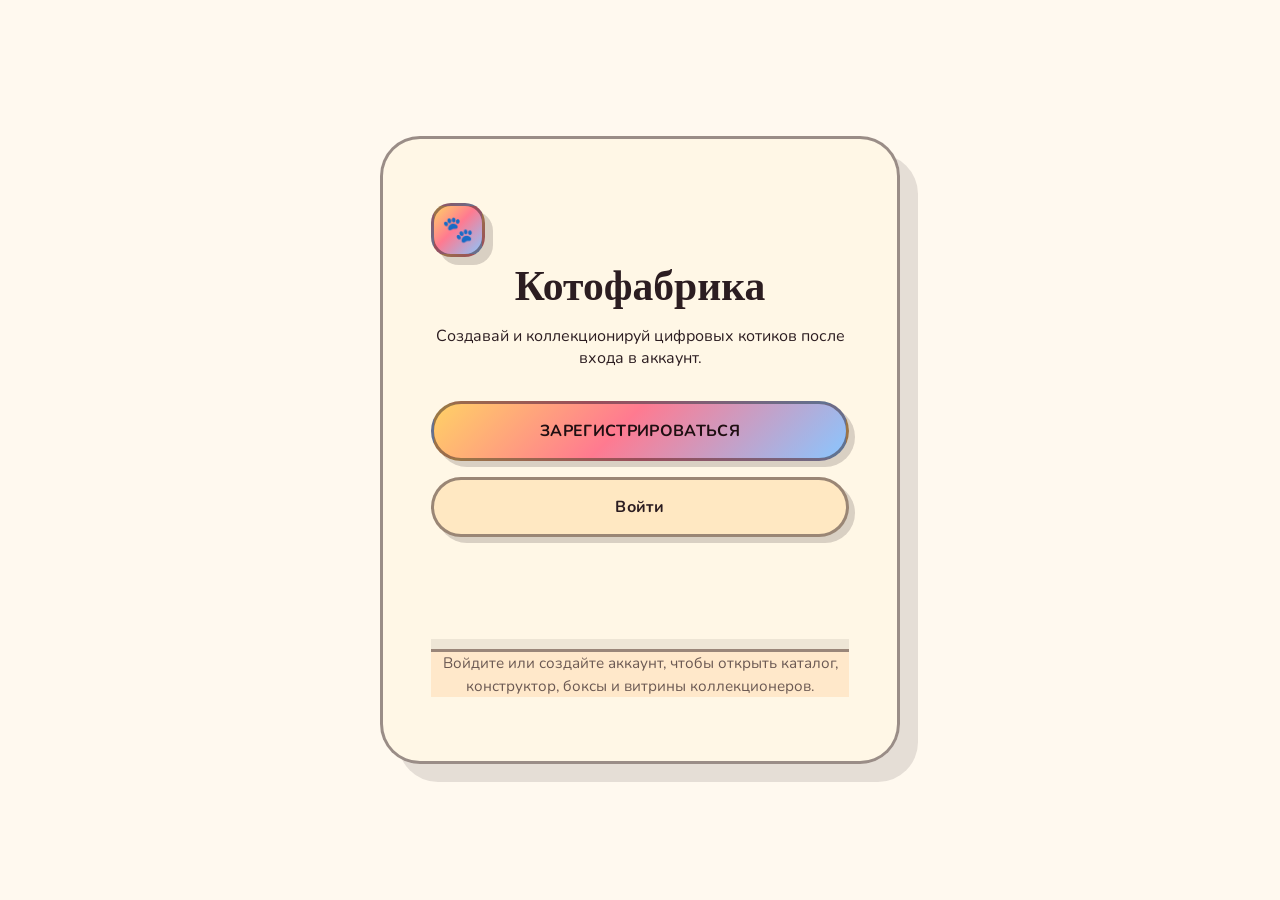
<file: index.html>
<!DOCTYPE html>
<html lang="ru">
  <head>
    <meta charset="UTF-8" />
    <meta name="viewport" content="width=device-width, initial-scale=1.0" />
    <title>Котофабрика — вход для коллекционеров</title>
    <link rel="stylesheet" href="styles/main.css" />
  </head>
  <body class="landing">
    <main class="landing__inner">
      <div class="landing__brand">
        <span class="brand-icon">🐾</span>
        <h1>Котофабрика</h1>
        <p>Создавай и коллекционируй цифровых котиков после входа в аккаунт.</p>
      </div>
      <div class="landing__actions">
        <a class="primary-btn" href="register.html">Зарегистрироваться</a>
        <a class="secondary-btn" href="login.html">Войти</a>
      </div>
      <footer class="landing__footer text-muted">
        <p>
          Войдите или создайте аккаунт, чтобы открыть каталог, конструктор, боксы и витрины
          коллекционеров.
        </p>
      </footer>
    </main>
  </body>
</html>
</file>
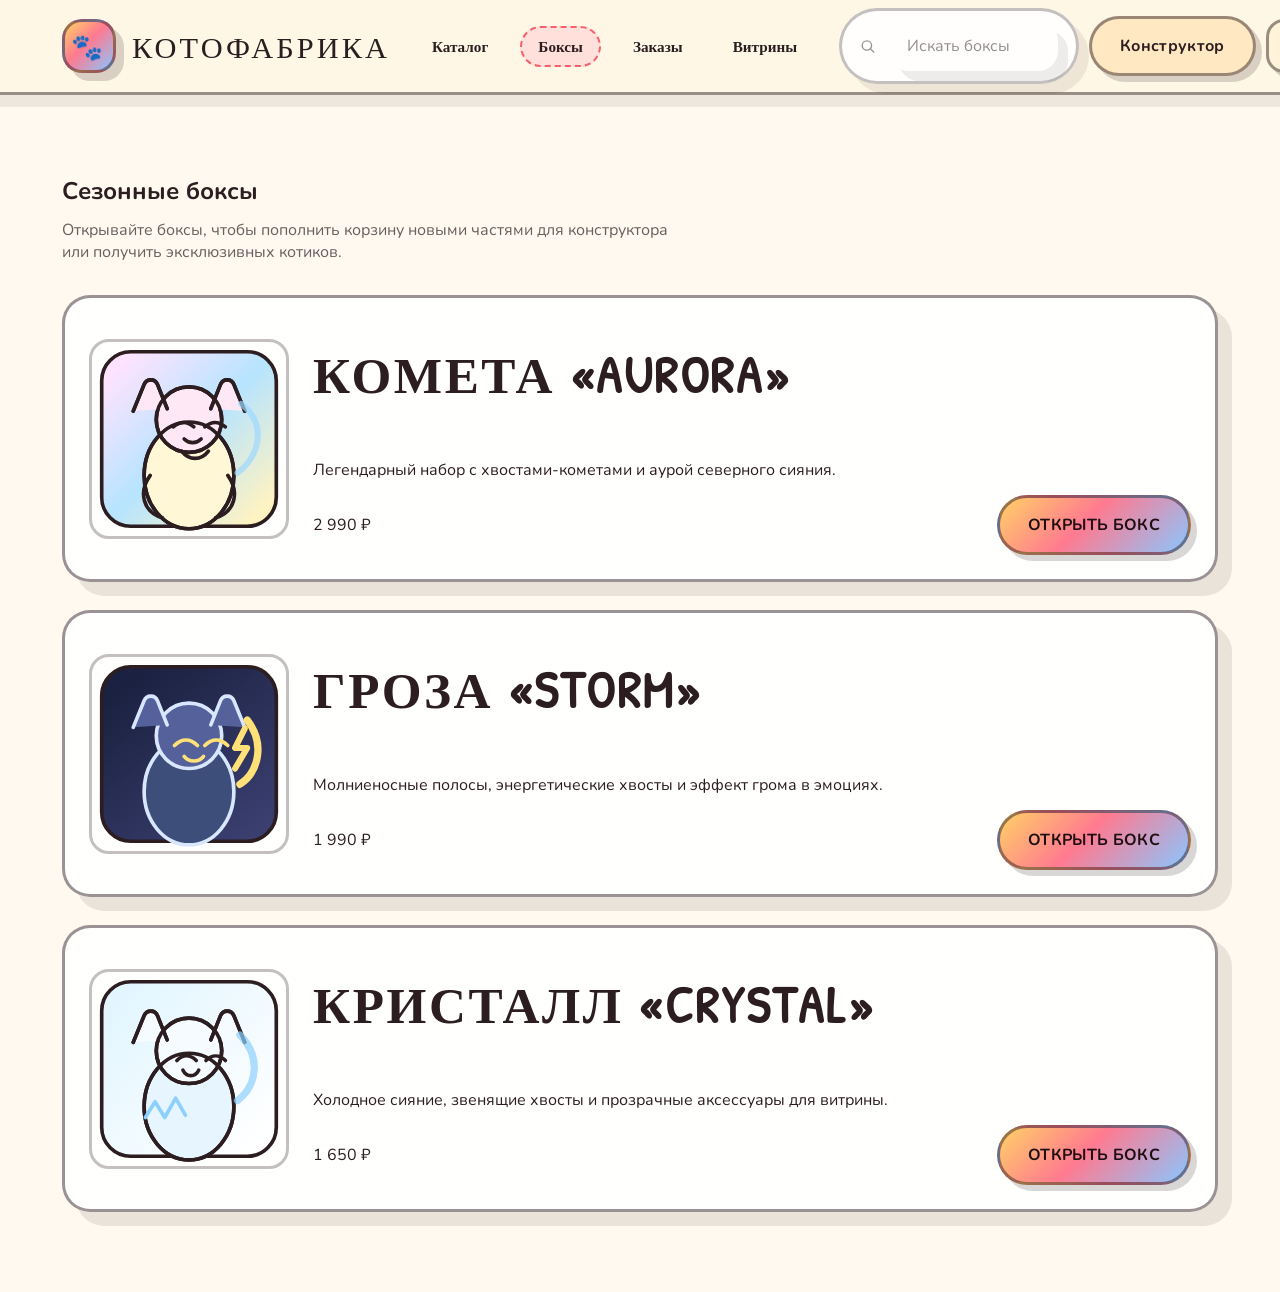
<file: boxes.html>
<!DOCTYPE html>
<html lang="ru">
  <head>
    <meta charset="UTF-8" />
    <meta name="viewport" content="width=device-width, initial-scale=1.0" />
    <title>Боксы — Котофабрика</title>
    <link rel="stylesheet" href="styles/main.css" />
  </head>
  <body class="app">
    <header class="app-header">
      <div class="container app-header__inner">
        <a class="brand" href="catalog.html"><span class="brand-icon">🐾</span>Котофабрика</a>
        <nav class="app-header__nav" aria-label="Основная навигация">
          <a class="app-header__link" href="catalog.html">Каталог</a>
          <a class="app-header__link app-header__link--active" href="boxes.html">Боксы</a>
          <a class="app-header__link" href="orders.html">Заказы</a>
          <a class="app-header__link" href="community.html">Витрины</a>
        </nav>
        <div class="app-header__actions">
          <label class="search-bar" aria-label="Поиск по боксам">
            <svg width="18" height="18" viewBox="0 0 20 20" fill="none" xmlns="http://www.w3.org/2000/svg" aria-hidden="true">
              <path d="M9.333 15.667a6.333 6.333 0 1 0 0-12.667 6.333 6.333 0 0 0 0 12.667Zm5.334-1.334 4 4" stroke="currentColor" stroke-width="1.8" stroke-linecap="round" />
            </svg>
            <input type="search" placeholder="Искать боксы" />
          </label>
          <a class="secondary-btn" href="builder.html">Конструктор</a>
          <a class="ghost-btn" href="cart.html" aria-label="Корзина">🛒</a>
          <a class="ghost-btn" href="profile.html" aria-label="Профиль">👤</a>
        </div>
      </div>
    </header>

    <main>
      <section class="section">
        <div class="container">
          <div class="section-header">
            <h1>Сезонные боксы</h1>
            <p class="text-muted">
              Открывайте боксы, чтобы пополнить корзину новыми частями для конструктора или получить
              эксклюзивных котиков.
            </p>
          </div>

          <div class="boxes-grid">
            <article class="box-card">
              <img src="images/cat-card-aurora.svg" alt="Сезонный бокс Aurora" />
              <div class="box-card__content">
                <h2>Комета «Aurora»</h2>
                <p>Легендарный набор с хвостами-кометами и аурой северного сияния.</p>
                <div class="box-card__meta">
                  <span>2 990 ₽</span>
                  <button class="primary-btn" type="button">Открыть бокс</button>
                </div>
              </div>
            </article>

            <article class="box-card">
              <img src="images/cat-card-storm.svg" alt="Сезонный бокс Storm" />
              <div class="box-card__content">
                <h2>Гроза «Storm»</h2>
                <p>Молниеносные полосы, энергетические хвосты и эффект грома в эмоциях.</p>
                <div class="box-card__meta">
                  <span>1 990 ₽</span>
                  <button class="primary-btn" type="button">Открыть бокс</button>
                </div>
              </div>
            </article>

            <article class="box-card">
              <img src="images/cat-card-crystal.svg" alt="Сезонный бокс Crystal" />
              <div class="box-card__content">
                <h2>Кристалл «Crystal»</h2>
                <p>Холодное сияние, звенящие хвосты и прозрачные аксессуары для витрины.</p>
                <div class="box-card__meta">
                  <span>1 650 ₽</span>
                  <button class="primary-btn" type="button">Открыть бокс</button>
                </div>
              </div>
            </article>
          </div>
        </div>
      </section>
    </main>

    <script src="scripts/main.js"></script>
  </body>
</html>
</file>
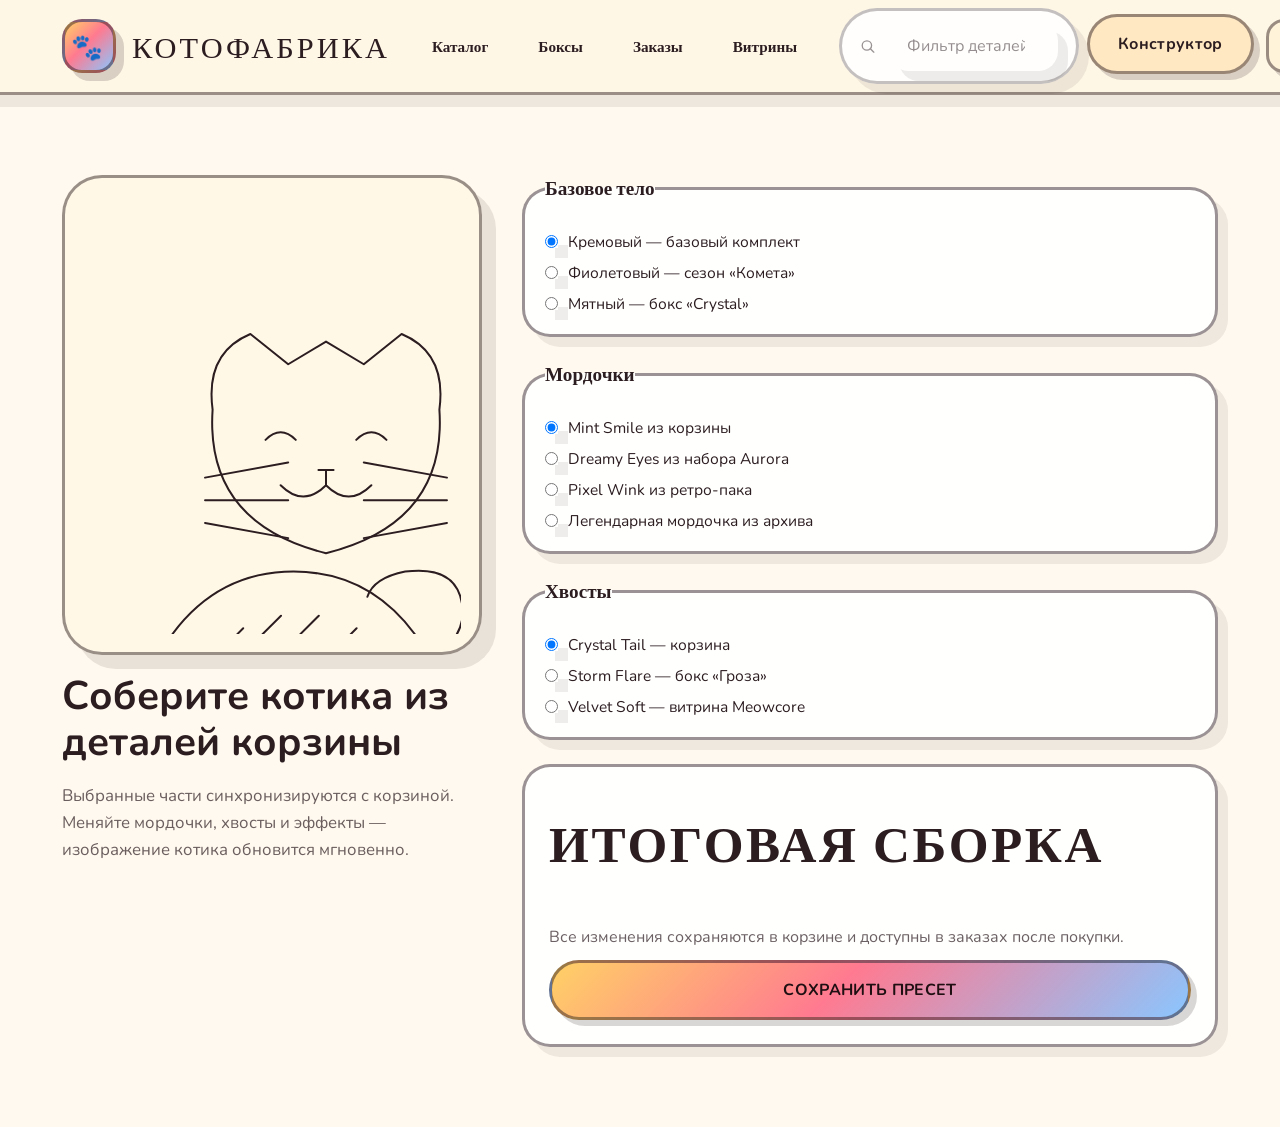
<file: builder.html>
<!DOCTYPE html>
<html lang="ru">
  <head>
    <meta charset="UTF-8" />
    <meta name="viewport" content="width=device-width, initial-scale=1.0" />
    <title>Конструктор котиков — Котофабрика</title>
    <link rel="stylesheet" href="styles/main.css" />
  </head>
  <body class="app builder-page">
    <header class="app-header">
      <div class="container app-header__inner">
        <a class="brand" href="catalog.html"><span class="brand-icon">🐾</span>Котофабрика</a>
        <nav class="app-header__nav" aria-label="Основная навигация">
          <a class="app-header__link" href="catalog.html">Каталог</a>
          <a class="app-header__link" href="boxes.html">Боксы</a>
          <a class="app-header__link" href="orders.html">Заказы</a>
          <a class="app-header__link" href="community.html">Витрины</a>
        </nav>
        <div class="app-header__actions">
          <label class="search-bar" aria-label="Поиск деталей">
            <svg width="18" height="18" viewBox="0 0 20 20" fill="none" xmlns="http://www.w3.org/2000/svg" aria-hidden="true">
              <path d="M9.333 15.667a6.333 6.333 0 1 0 0-12.667 6.333 6.333 0 0 0 0 12.667Zm5.334-1.334 4 4" stroke="currentColor" stroke-width="1.8" stroke-linecap="round" />
            </svg>
            <input type="search" placeholder="Фильтр деталей" />
          </label>
          <a class="secondary-btn secondary-btn--active" href="builder.html">Конструктор</a>
          <a class="ghost-btn" href="cart.html" aria-label="Корзина">🛒</a>
          <a class="ghost-btn" href="profile.html" aria-label="Профиль">👤</a>
        </div>
      </div>
    </header>

    <main>
      <section class="section">
        <div class="container builder-layout">
          <div class="builder-preview">
            <figure class="builder-stage" role="img" aria-label="Превью котика">
              <div class="builder-stage__frame">
                <svg class="builder-canvas" viewBox="0 0 140 160" aria-hidden="true">
                  <g class="builder-tail" transform="translate(12,72)">
                    <use id="builder-tail" href="images/cats-sprite.svg#tail-1" class="sketch"></use>
                  </g>
                  <g class="builder-body" transform="translate(8,72)">
                    <use id="builder-body" href="images/cats-sprite.svg#body-1" class="sketch"></use>
                    <use id="builder-pattern" href="images/cats-sprite.svg#stripes" class="sketch"></use>
                  </g>
                  <g class="builder-face" transform="translate(20,12)">
                    <use id="builder-head" href="images/cats-sprite.svg#head-1" class="sketch"></use>
                    <use id="builder-eyes" href="images/cats-sprite.svg#eyes-1" class="sketch"></use>
                    <use id="builder-muzzle" href="images/cats-sprite.svg#muzzle-1" class="sketch"></use>
                    <use id="builder-whiskers" href="images/cats-sprite.svg#whisk-1" class="sketch"></use>
                    <image
                      id="builder-face-legend"
                      data-face-image="legend"
                      href="images/builder-face-legend.svg"
                      width="100"
                      height="100"
                      preserveAspectRatio="xMidYMid meet"
                      style="display: none"
                    ></image>
                  </g>
                </svg>
              </div>
            </figure>
            <h1 class="builder-title">Соберите котика из деталей корзины</h1>
            <p class="builder-description text-muted">
              Выбранные части синхронизируются с корзиной. Меняйте мордочки, хвосты и эффекты — изображение
              котика обновится мгновенно.
            </p>
          </div>

          <form class="builder-controls" aria-label="Доступные детали из корзины">
            <fieldset class="builder-group" data-part="body">
              <legend>Базовое тело</legend>
              <label>
                <input type="radio" name="body" value="cream" checked /> Кремовый — базовый комплект
              </label>
              <label>
                <input type="radio" name="body" value="violet" /> Фиолетовый — сезон «Комета»
              </label>
              <label>
                <input type="radio" name="body" value="mint" /> Мятный — бокс «Crystal»
              </label>
            </fieldset>

            <fieldset class="builder-group" data-part="face">
              <legend>Мордочки</legend>
              <label>
                <input type="radio" name="face" value="smile" checked /> Mint Smile из корзины
              </label>
              <label>
                <input type="radio" name="face" value="dream" /> Dreamy Eyes из набора Aurora
              </label>
              <label>
                <input type="radio" name="face" value="pixel" /> Pixel Wink из ретро-пака
              </label>
              <label>
                <input type="radio" name="face" value="legend" /> Легендарная мордочка из архива
              </label>
            </fieldset>

            <fieldset class="builder-group" data-part="tail">
              <legend>Хвосты</legend>
              <label>
                <input type="radio" name="tail" value="classic" checked /> Crystal Tail — корзина
              </label>
              <label>
                <input type="radio" name="tail" value="flare" /> Storm Flare — бокс «Гроза»
              </label>
              <label>
                <input type="radio" name="tail" value="soft" /> Velvet Soft — витрина Meowcore
              </label>
            </fieldset>

            <div class="builder-summary">
              <h2>Итоговая сборка</h2>
              <p class="text-muted">Все изменения сохраняются в корзине и доступны в заказах после покупки.</p>
              <button class="primary-btn" type="submit">Сохранить пресет</button>
            </div>
          </form>
        </div>
      </section>
    </main>

    <script src="scripts/main.js"></script>
  </body>
</html>
</file>
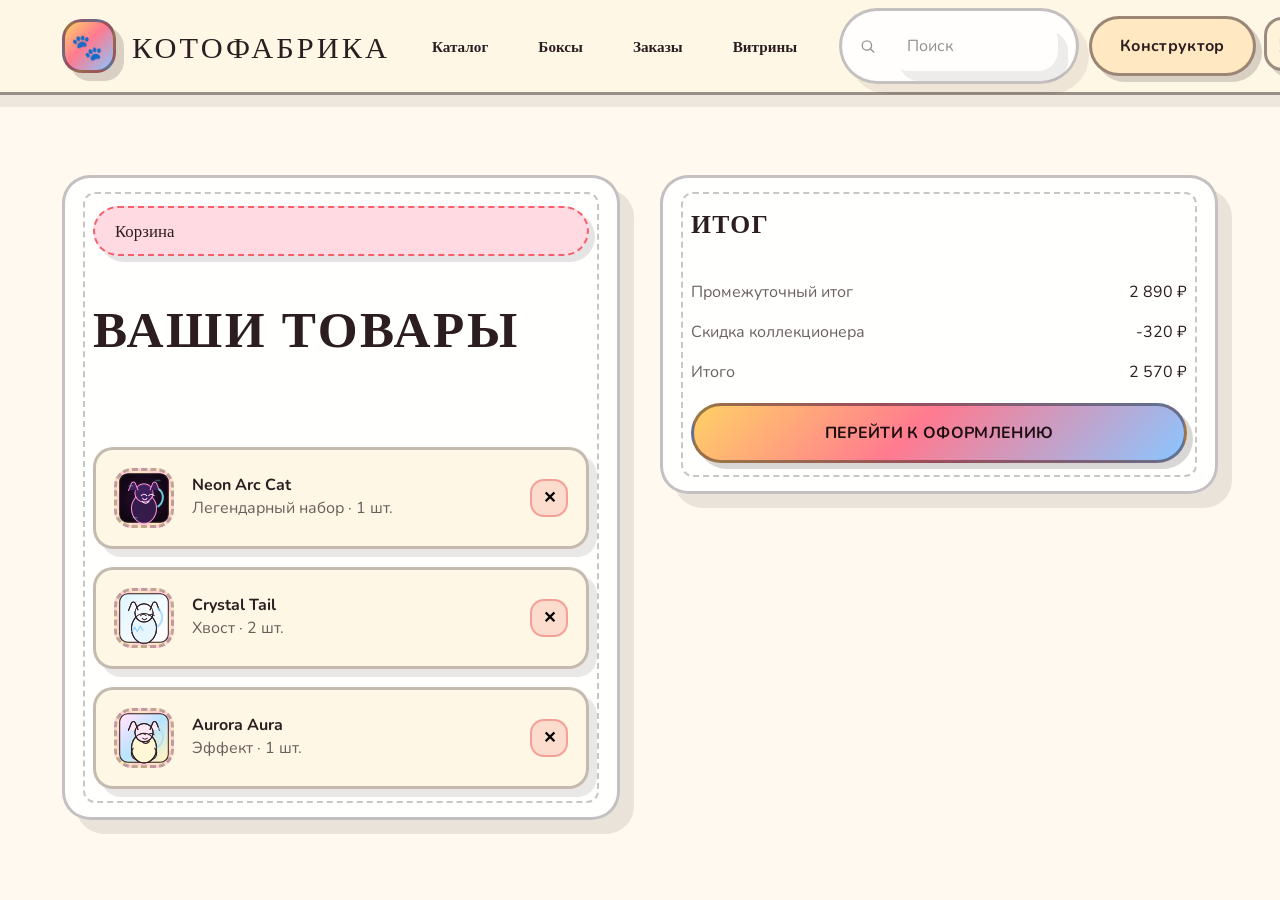
<file: cart.html>
<!DOCTYPE html>
<html lang="ru">
  <head>
    <meta charset="UTF-8" />
    <meta name="viewport" content="width=device-width, initial-scale=1.0" />
    <title>Корзина — Котофабрика</title>
    <link rel="stylesheet" href="styles/main.css" />
  </head>
  <body class="app">
    <header class="app-header">
      <div class="container app-header__inner">
        <a class="brand" href="catalog.html"><span class="brand-icon">🐾</span>Котофабрика</a>
        <nav class="app-header__nav" aria-label="Основная навигация">
          <a class="app-header__link" href="catalog.html">Каталог</a>
          <a class="app-header__link" href="boxes.html">Боксы</a>
          <a class="app-header__link" href="orders.html">Заказы</a>
          <a class="app-header__link" href="community.html">Витрины</a>
        </nav>
        <div class="app-header__actions">
          <label class="search-bar" aria-label="Поиск по корзине">
            <svg width="18" height="18" viewBox="0 0 20 20" fill="none" xmlns="http://www.w3.org/2000/svg" aria-hidden="true">
              <path d="M9.333 15.667a6.333 6.333 0 1 0 0-12.667 6.333 6.333 0 0 0 0 12.667Zm5.334-1.334 4 4" stroke="currentColor" stroke-width="1.8" stroke-linecap="round" />
            </svg>
            <input type="search" placeholder="Поиск" />
          </label>
          <a class="secondary-btn" href="builder.html">Конструктор</a>
          <a class="ghost-btn ghost-btn--active" href="cart.html" aria-label="Корзина">🛒</a>
          <a class="ghost-btn" href="profile.html" aria-label="Профиль">👤</a>
        </div>
      </div>
    </header>

    <main class="section">
      <div class="container split-layout">
        <div class="panel">
          <span class="tag">Корзина</span>
          <h2>Ваши товары</h2>
          <div class="checkout-list" style="margin-top:28px;">
            <div class="checkout-item">
              <img class="checkout-thumb" src="images/cat-card-glow.svg" alt="Neon Arc Cat" />
              <div>
                <h4>Neon Arc Cat</h4>
                <p class="text-muted">Легендарный набор · 1 шт.</p>
              </div>
              <button class="remove-btn" type="button" aria-label="Удалить">✕</button>
            </div>
            <div class="checkout-item">
              <img class="checkout-thumb" src="images/cat-card-crystal.svg" alt="Crystal Tail" />
              <div>
                <h4>Crystal Tail</h4>
                <p class="text-muted">Хвост · 2 шт.</p>
              </div>
              <button class="remove-btn" type="button" aria-label="Удалить">✕</button>
            </div>
            <div class="checkout-item">
              <img class="checkout-thumb" src="images/cat-card-aurora.svg" alt="Aurora Aura" />
              <div>
                <h4>Aurora Aura</h4>
                <p class="text-muted">Эффект · 1 шт.</p>
              </div>
              <button class="remove-btn" type="button" aria-label="Удалить">✕</button>
            </div>
          </div>
        </div>
        <div class="panel" style="align-self:start;">
          <h3>Итог</h3>
          <div class="checkout-list" style="margin-top:20px;">
            <div style="display:flex;justify-content:space-between;align-items:center;">
              <span class="text-muted">Промежуточный итог</span>
              <span>2 890 ₽</span>
            </div>
            <div style="display:flex;justify-content:space-between;align-items:center;">
              <span class="text-muted">Скидка коллекционера</span>
              <span>-320 ₽</span>
            </div>
            <div style="display:flex;justify-content:space-between;align-items:center;">
              <span class="text-muted">Итого</span>
              <span>2 570 ₽</span>
            </div>
          </div>
          <a class="primary-btn" href="checkout.html">Перейти к оформлению</a>
        </div>
      </div>
    </main>

    <script src="scripts/main.js"></script>
  </body>
</html>
</file>
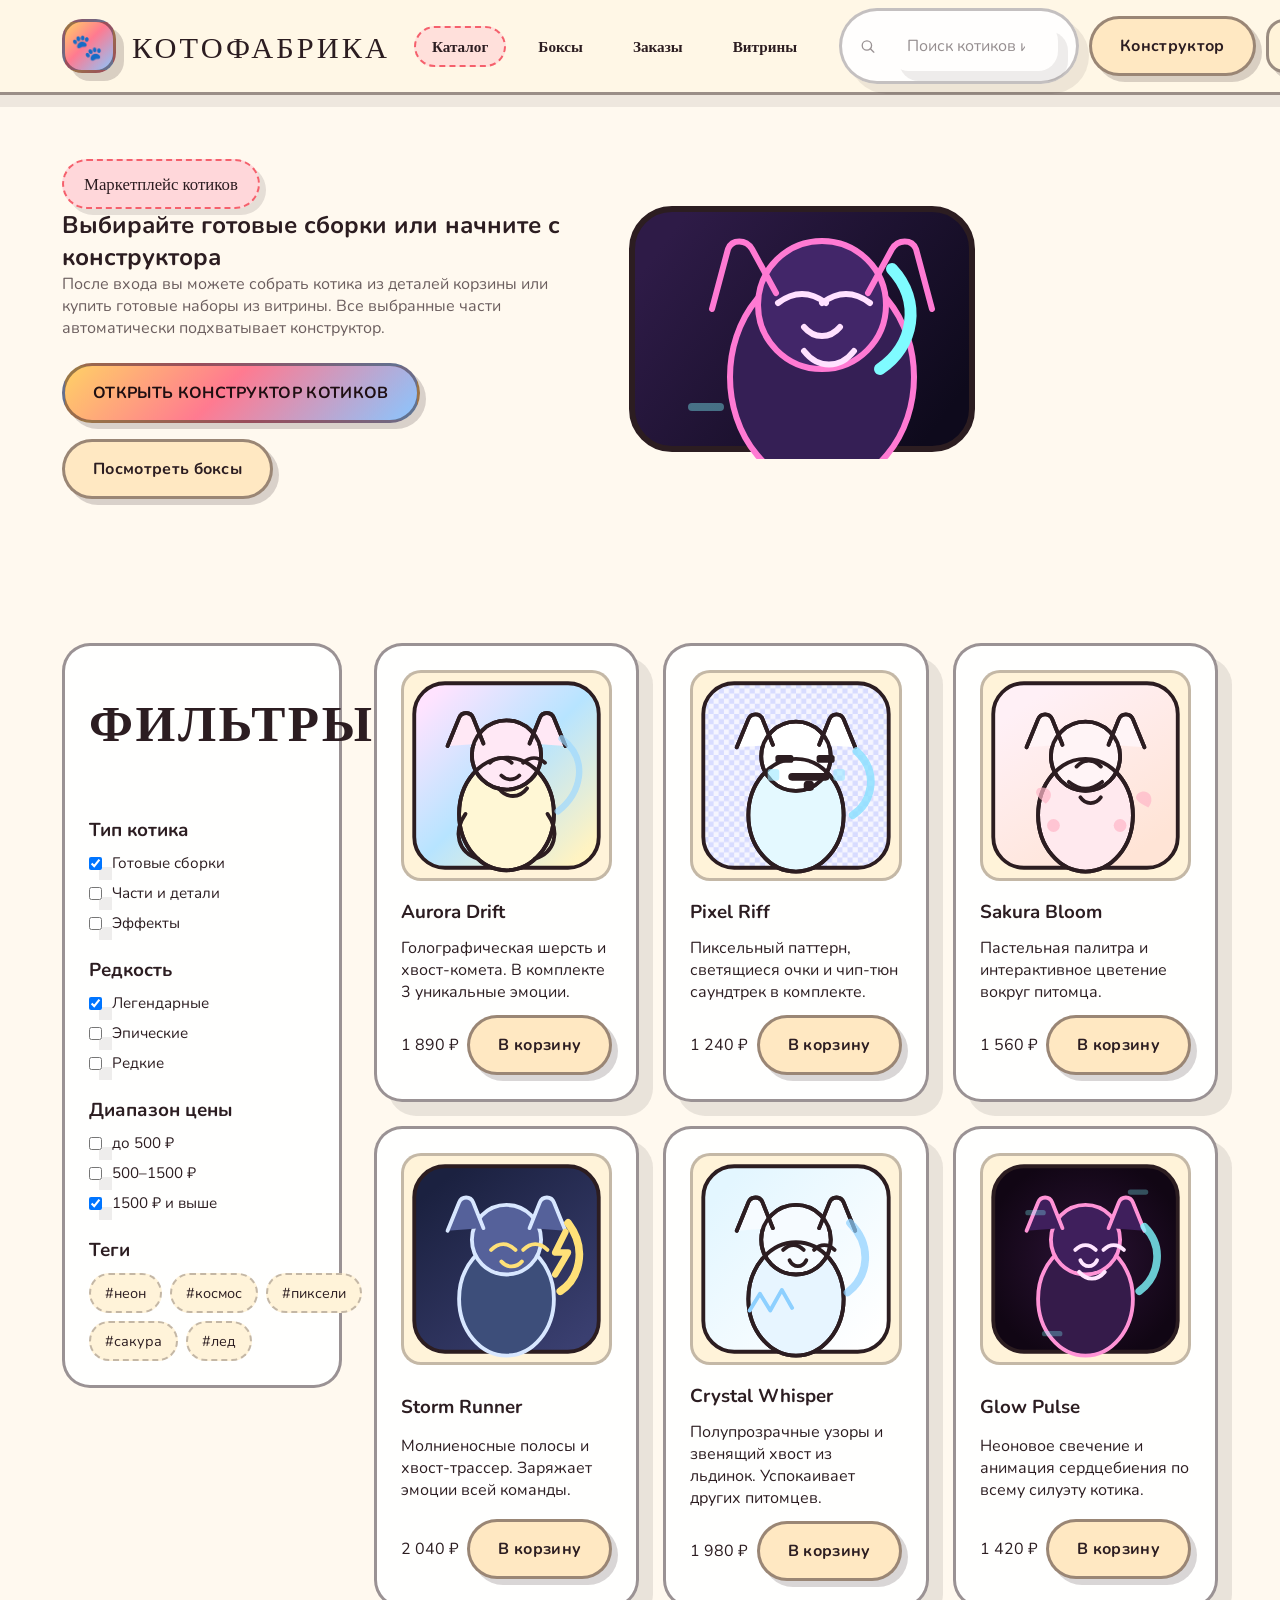
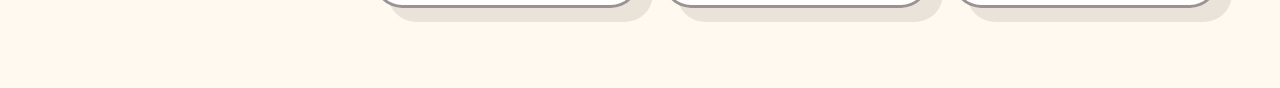
<file: catalog.html>
<!DOCTYPE html>
<html lang="ru">
  <head>
    <meta charset="UTF-8" />
    <meta name="viewport" content="width=device-width, initial-scale=1.0" />
    <title>Каталог — Котофабрика</title>
    <link rel="stylesheet" href="styles/main.css" />
  </head>
  <body class="app">
    <header class="app-header">
      <div class="container app-header__inner">
        <a class="brand" href="catalog.html"><span class="brand-icon">🐾</span>Котофабрика</a>
        <nav class="app-header__nav" aria-label="Основная навигация">
          <a class="app-header__link app-header__link--active" href="catalog.html">Каталог</a>
          <a class="app-header__link" href="boxes.html">Боксы</a>
          <a class="app-header__link" href="orders.html">Заказы</a>
          <a class="app-header__link" href="community.html">Витрины</a>
        </nav>
        <div class="app-header__actions">
          <label class="search-bar" aria-label="Поиск по каталогу">
            <svg width="18" height="18" viewBox="0 0 20 20" fill="none" xmlns="http://www.w3.org/2000/svg" aria-hidden="true">
              <path d="M9.333 15.667a6.333 6.333 0 1 0 0-12.667 6.333 6.333 0 0 0 0 12.667Zm5.334-1.334 4 4" stroke="currentColor" stroke-width="1.8" stroke-linecap="round" />
            </svg>
            <input type="search" placeholder="Поиск котиков и частей" />
          </label>
          <a class="secondary-btn" href="builder.html">Конструктор</a>
          <a class="ghost-btn" href="cart.html" aria-label="Корзина">🛒</a>
          <a class="ghost-btn" href="profile.html" aria-label="Профиль">👤</a>
        </div>
      </div>
    </header>

    <main>
      <section class="catalog-hero">
        <div class="container catalog-hero__inner">
          <div>
            <span class="tag">Маркетплейс котиков</span>
            <h1>Выбирайте готовые сборки или начните с конструктора</h1>
            <p class="text-muted">
              После входа вы можете собрать котика из деталей корзины или купить готовые наборы из
              витрины. Все выбранные части автоматически подхватывает конструктор.
            </p>
            <div class="catalog-hero__actions">
              <a class="primary-btn" href="builder.html">Открыть конструктор котиков</a>
              <a class="secondary-btn" href="boxes.html">Посмотреть боксы</a>
            </div>
          </div>
          <img src="images/cat-showcase-3.svg" alt="Скетч неонового котика" />
        </div>
      </section>

      <section class="section">
        <div class="container catalog-layout">
          <aside class="catalog-sidebar">
            <h2>Фильтры</h2>
            <div class="catalog-filter">
              <h3>Тип котика</h3>
              <label><input type="checkbox" checked /> Готовые сборки</label>
              <label><input type="checkbox" /> Части и детали</label>
              <label><input type="checkbox" /> Эффекты</label>
            </div>
            <div class="catalog-filter">
              <h3>Редкость</h3>
              <label><input type="checkbox" checked /> Легендарные</label>
              <label><input type="checkbox" /> Эпические</label>
              <label><input type="checkbox" /> Редкие</label>
            </div>
            <div class="catalog-filter">
              <h3>Диапазон цены</h3>
              <label><input type="checkbox" /> до 500 ₽</label>
              <label><input type="checkbox" /> 500–1500 ₽</label>
              <label><input type="checkbox" checked /> 1500 ₽ и выше</label>
            </div>
            <div class="catalog-filter">
              <h3>Теги</h3>
              <div class="catalog-tags">
                <a href="#">#неон</a>
                <a href="#">#космос</a>
                <a href="#">#пиксели</a>
                <a href="#">#сакура</a>
                <a href="#">#лед</a>
              </div>
            </div>
          </aside>

          <div class="catalog-grid">
            <article class="product-card">
              <img src="images/cat-card-aurora.svg" alt="Котик Aurora Drift" />
              <div class="product-card__info">
                <h3>Aurora Drift</h3>
                <p>Голографическая шерсть и хвост-комета. В комплекте 3 уникальные эмоции.</p>
                <div class="product-card__meta">
                  <span>1 890 ₽</span>
                  <button class="secondary-btn" type="button">В корзину</button>
                </div>
              </div>
            </article>
            <article class="product-card">
              <img src="images/cat-card-pixel.svg" alt="Котик Pixel Riff" />
              <div class="product-card__info">
                <h3>Pixel Riff</h3>
                <p>Пиксельный паттерн, светящиеся очки и чип-тюн саундтрек в комплекте.</p>
                <div class="product-card__meta">
                  <span>1 240 ₽</span>
                  <button class="secondary-btn" type="button">В корзину</button>
                </div>
              </div>
            </article>
            <article class="product-card">
              <img src="images/cat-card-sakura.svg" alt="Котик Sakura Bloom" />
              <div class="product-card__info">
                <h3>Sakura Bloom</h3>
                <p>Пастельная палитра и интерактивное цветение вокруг питомца.</p>
                <div class="product-card__meta">
                  <span>1 560 ₽</span>
                  <button class="secondary-btn" type="button">В корзину</button>
                </div>
              </div>
            </article>
            <article class="product-card">
              <img src="images/cat-card-storm.svg" alt="Котик Storm Runner" />
              <div class="product-card__info">
                <h3>Storm Runner</h3>
                <p>Молниеносные полосы и хвост-трассер. Заряжает эмоции всей команды.</p>
                <div class="product-card__meta">
                  <span>2 040 ₽</span>
                  <button class="secondary-btn" type="button">В корзину</button>
                </div>
              </div>
            </article>
            <article class="product-card">
              <img src="images/cat-card-crystal.svg" alt="Котик Crystal Whisper" />
              <div class="product-card__info">
                <h3>Crystal Whisper</h3>
                <p>Полупрозрачные узоры и звенящий хвост из льдинок. Успокаивает других питомцев.</p>
                <div class="product-card__meta">
                  <span>1 980 ₽</span>
                  <button class="secondary-btn" type="button">В корзину</button>
                </div>
              </div>
            </article>
            <article class="product-card">
              <img src="images/cat-card-glow.svg" alt="Котик Glow Pulse" />
              <div class="product-card__info">
                <h3>Glow Pulse</h3>
                <p>Неоновое свечение и анимация сердцебиения по всему силуэту котика.</p>
                <div class="product-card__meta">
                  <span>1 420 ₽</span>
                  <button class="secondary-btn" type="button">В корзину</button>
                </div>
              </div>
            </article>
          </div>
        </div>
      </section>
    </main>

    <script src="scripts/main.js"></script>
  </body>
</html>
</file>
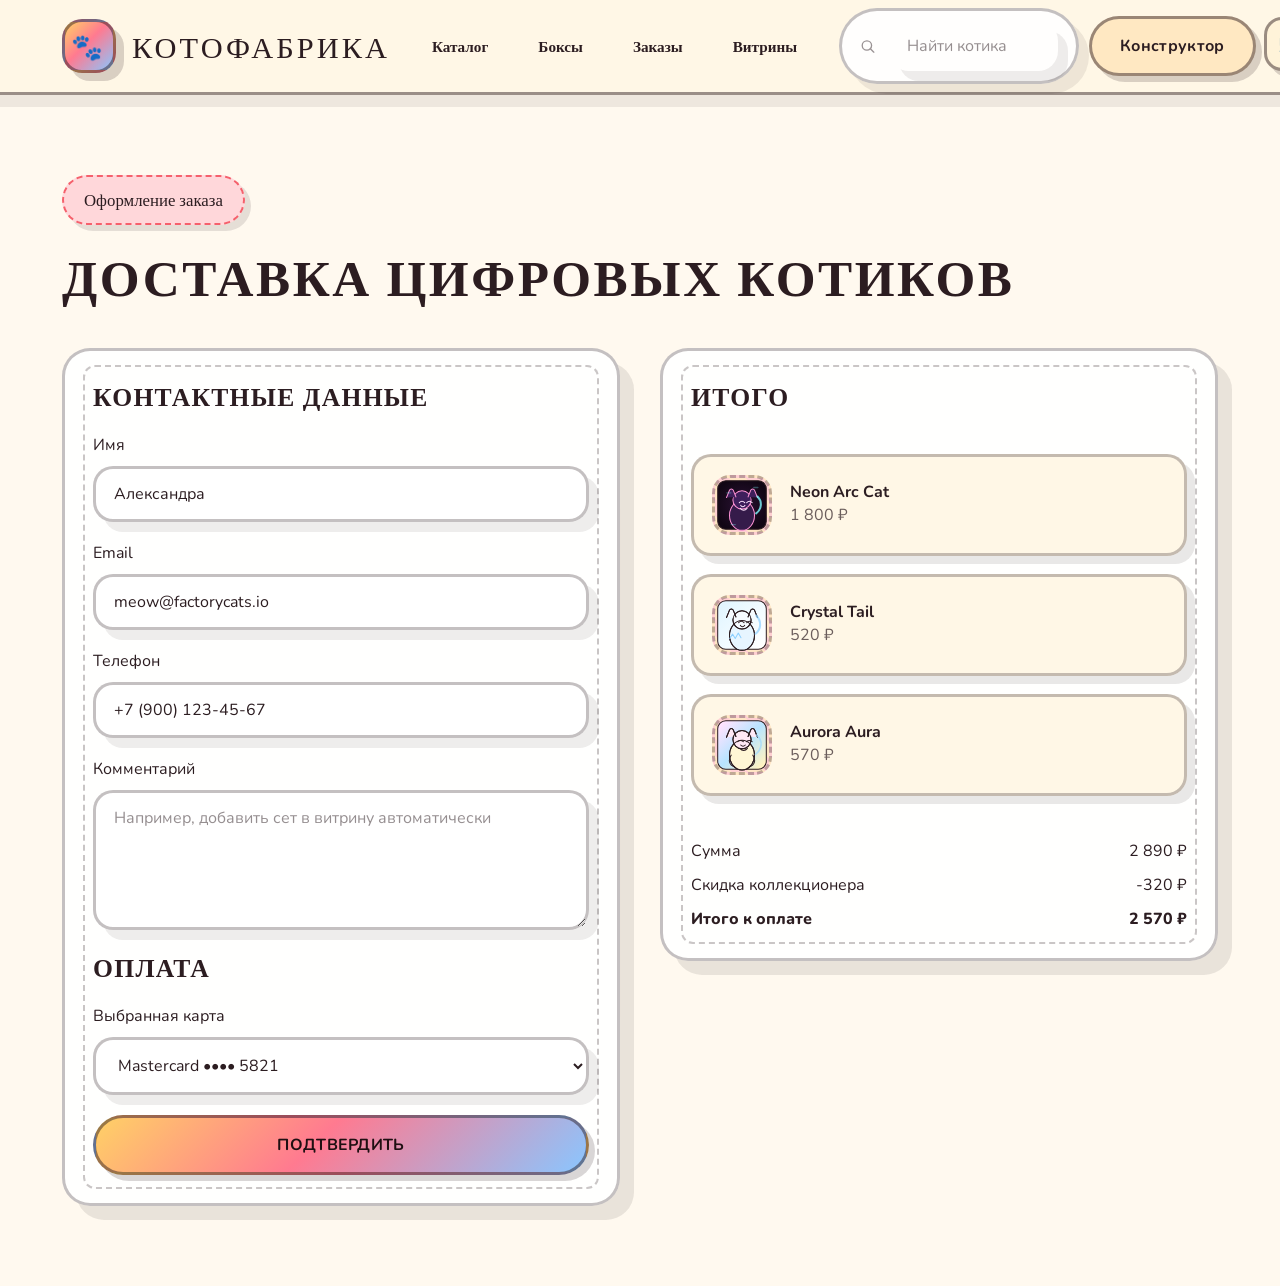
<file: checkout.html>
<!DOCTYPE html>
<html lang="ru">
  <head>
    <meta charset="UTF-8" />
    <meta name="viewport" content="width=device-width, initial-scale=1.0" />
    <title>Оформление заказа — Котофабрика</title>
    <link rel="stylesheet" href="styles/main.css" />
  </head>
  <body class="app">
    <header class="app-header">
      <div class="container app-header__inner">
        <a class="brand" href="catalog.html"><span class="brand-icon">🐾</span>Котофабрика</a>
        <nav class="app-header__nav" aria-label="Основная навигация">
          <a class="app-header__link" href="catalog.html">Каталог</a>
          <a class="app-header__link" href="boxes.html">Боксы</a>
          <a class="app-header__link" href="orders.html">Заказы</a>
          <a class="app-header__link" href="community.html">Витрины</a>
        </nav>
        <div class="app-header__actions">
          <label class="search-bar" aria-label="Поиск по оформлению">
            <svg width="18" height="18" viewBox="0 0 20 20" fill="none" xmlns="http://www.w3.org/2000/svg" aria-hidden="true">
              <path d="M9.333 15.667a6.333 6.333 0 1 0 0-12.667 6.333 6.333 0 0 0 0 12.667Zm5.334-1.334 4 4" stroke="currentColor" stroke-width="1.8" stroke-linecap="round" />
            </svg>
            <input type="search" placeholder="Найти котика" />
          </label>
          <a class="secondary-btn" href="builder.html">Конструктор</a>
          <a class="ghost-btn ghost-btn--active" href="cart.html" aria-label="Корзина">🛒</a>
          <a class="ghost-btn" href="profile.html" aria-label="Профиль">👤</a>
        </div>
      </div>
    </header>

    <main class="section">
      <div class="container">
        <span class="tag">Оформление заказа</span>
        <h2>Доставка цифровых котиков</h2>
        <div class="split-layout" style="margin-top:28px;">
          <form class="panel" style="gap:20px;">
            <h3>Контактные данные</h3>
            <label class="form-group">
              <span>Имя</span>
              <input type="text" value="Александра" />
            </label>
            <label class="form-group">
              <span>Email</span>
              <input type="email" value="meow@factorycats.io" />
            </label>
            <label class="form-group">
              <span>Телефон</span>
              <input type="tel" value="+7 (900) 123-45-67" />
            </label>
            <label class="form-group">
              <span>Комментарий</span>
              <textarea rows="3" placeholder="Например, добавить сет в витрину автоматически"></textarea>
            </label>
            <h3>Оплата</h3>
            <label class="form-group">
              <span>Выбранная карта</span>
              <select>
                <option>Mastercard •••• 5821</option>
                <option>ЮMoney кошелёк</option>
              </select>
            </label>
            <button class="primary-btn" type="submit">Подтвердить</button>
          </form>
          <aside class="panel" style="align-self:start;">
            <h3>Итого</h3>
            <div class="checkout-list" style="margin-top:20px;">
              <div class="checkout-item">
                <img class="checkout-thumb" src="images/cat-card-glow.svg" alt="Neon Arc Cat" />
                <div>
                  <h4>Neon Arc Cat</h4>
                  <p class="text-muted">1 800 ₽</p>
                </div>
              </div>
              <div class="checkout-item">
                <img class="checkout-thumb" src="images/cat-card-crystal.svg" alt="Crystal Tail" />
                <div>
                  <h4>Crystal Tail</h4>
                  <p class="text-muted">520 ₽</p>
                </div>
              </div>
              <div class="checkout-item">
                <img class="checkout-thumb" src="images/cat-card-aurora.svg" alt="Aurora Aura" />
                <div>
                  <h4>Aurora Aura</h4>
                  <p class="text-muted">570 ₽</p>
                </div>
              </div>
            </div>
            <div class="checkout-summary">
              <div><span>Сумма</span><span>2 890 ₽</span></div>
              <div><span>Скидка коллекционера</span><span>-320 ₽</span></div>
              <div class="checkout-summary__total"><span>Итого к оплате</span><span>2 570 ₽</span></div>
            </div>
          </aside>
        </div>
      </div>
    </main>

    <script src="scripts/main.js"></script>
  </body>
</html>
</file>
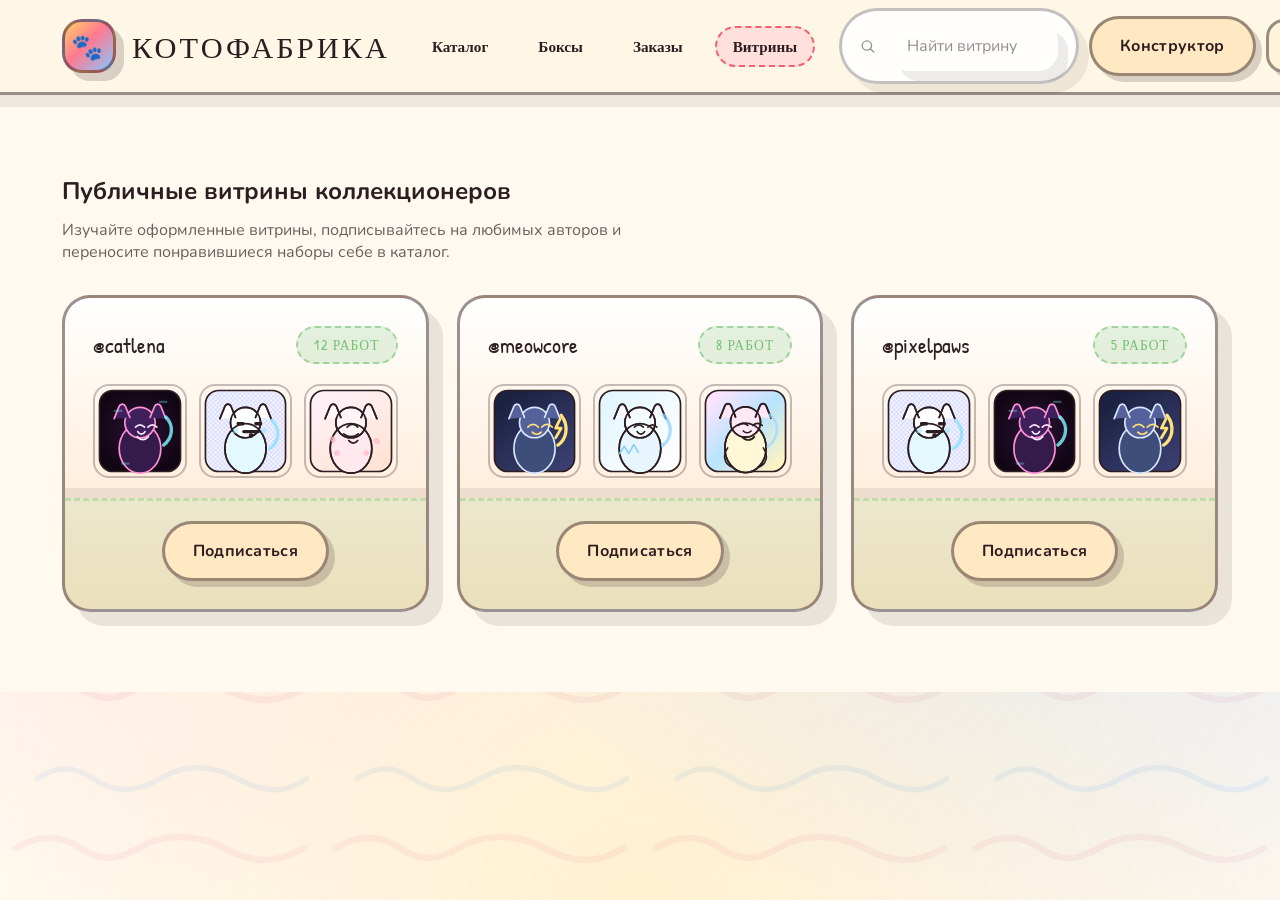
<file: community.html>
<!DOCTYPE html>
<html lang="ru">
  <head>
    <meta charset="UTF-8" />
    <meta name="viewport" content="width=device-width, initial-scale=1.0" />
    <title>Витрины сообщества — Котофабрика</title>
    <link rel="stylesheet" href="styles/main.css" />
  </head>
  <body class="app">
    <header class="app-header">
      <div class="container app-header__inner">
        <a class="brand" href="catalog.html"><span class="brand-icon">🐾</span>Котофабрика</a>
        <nav class="app-header__nav" aria-label="Основная навигация">
          <a class="app-header__link" href="catalog.html">Каталог</a>
          <a class="app-header__link" href="boxes.html">Боксы</a>
          <a class="app-header__link" href="orders.html">Заказы</a>
          <a class="app-header__link app-header__link--active" href="community.html">Витрины</a>
        </nav>
        <div class="app-header__actions">
          <label class="search-bar" aria-label="Поиск по витринам">
            <svg width="18" height="18" viewBox="0 0 20 20" fill="none" xmlns="http://www.w3.org/2000/svg" aria-hidden="true">
              <path d="M9.333 15.667a6.333 6.333 0 1 0 0-12.667 6.333 6.333 0 0 0 0 12.667Zm5.334-1.334 4 4" stroke="currentColor" stroke-width="1.8" stroke-linecap="round" />
            </svg>
            <input type="search" placeholder="Найти витрину" />
          </label>
          <a class="secondary-btn" href="builder.html">Конструктор</a>
          <a class="ghost-btn" href="cart.html" aria-label="Корзина">🛒</a>
          <a class="ghost-btn" href="profile.html" aria-label="Профиль">👤</a>
        </div>
      </div>
    </header>

    <main>
      <section class="section">
        <div class="container">
          <div class="section-header">
            <h1>Публичные витрины коллекционеров</h1>
            <p class="text-muted">
              Изучайте оформленные витрины, подписывайтесь на любимых авторов и переносите понравившиеся
              наборы себе в каталог.
            </p>
          </div>

          <div class="showcase-grid">
            <article class="showcase-profile">
              <header class="showcase-profile__header">
                <span class="showcase-profile__nickname">@catlena</span>
                <span class="badge">12 работ</span>
              </header>
              <div class="showcase-profile__gallery">
                <img src="images/cat-card-glow.svg" alt="Работа Glow Pulse" />
                <img src="images/cat-card-pixel.svg" alt="Работа Pixel Riff" />
                <img src="images/cat-card-sakura.svg" alt="Работа Sakura Bloom" />
              </div>
              <footer class="showcase-profile__footer">
                <button class="secondary-btn" type="button">Подписаться</button>
              </footer>
            </article>

            <article class="showcase-profile">
              <header class="showcase-profile__header">
                <span class="showcase-profile__nickname">@meowcore</span>
                <span class="badge">8 работ</span>
              </header>
              <div class="showcase-profile__gallery">
                <img src="images/cat-card-storm.svg" alt="Работа Storm Runner" />
                <img src="images/cat-card-crystal.svg" alt="Работа Crystal Whisper" />
                <img src="images/cat-card-aurora.svg" alt="Работа Aurora Drift" />
              </div>
              <footer class="showcase-profile__footer">
                <button class="secondary-btn" type="button">Подписаться</button>
              </footer>
            </article>

            <article class="showcase-profile">
              <header class="showcase-profile__header">
                <span class="showcase-profile__nickname">@pixelpaws</span>
                <span class="badge">5 работ</span>
              </header>
              <div class="showcase-profile__gallery">
                <img src="images/cat-card-pixel.svg" alt="Работа Pixel Riff" />
                <img src="images/cat-card-glow.svg" alt="Работа Glow Pulse" />
                <img src="images/cat-card-storm.svg" alt="Работа Storm Runner" />
              </div>
              <footer class="showcase-profile__footer">
                <button class="secondary-btn" type="button">Подписаться</button>
              </footer>
            </article>
          </div>
        </div>
      </section>
    </main>

    <script src="scripts/main.js"></script>
  </body>
</html>
</file>
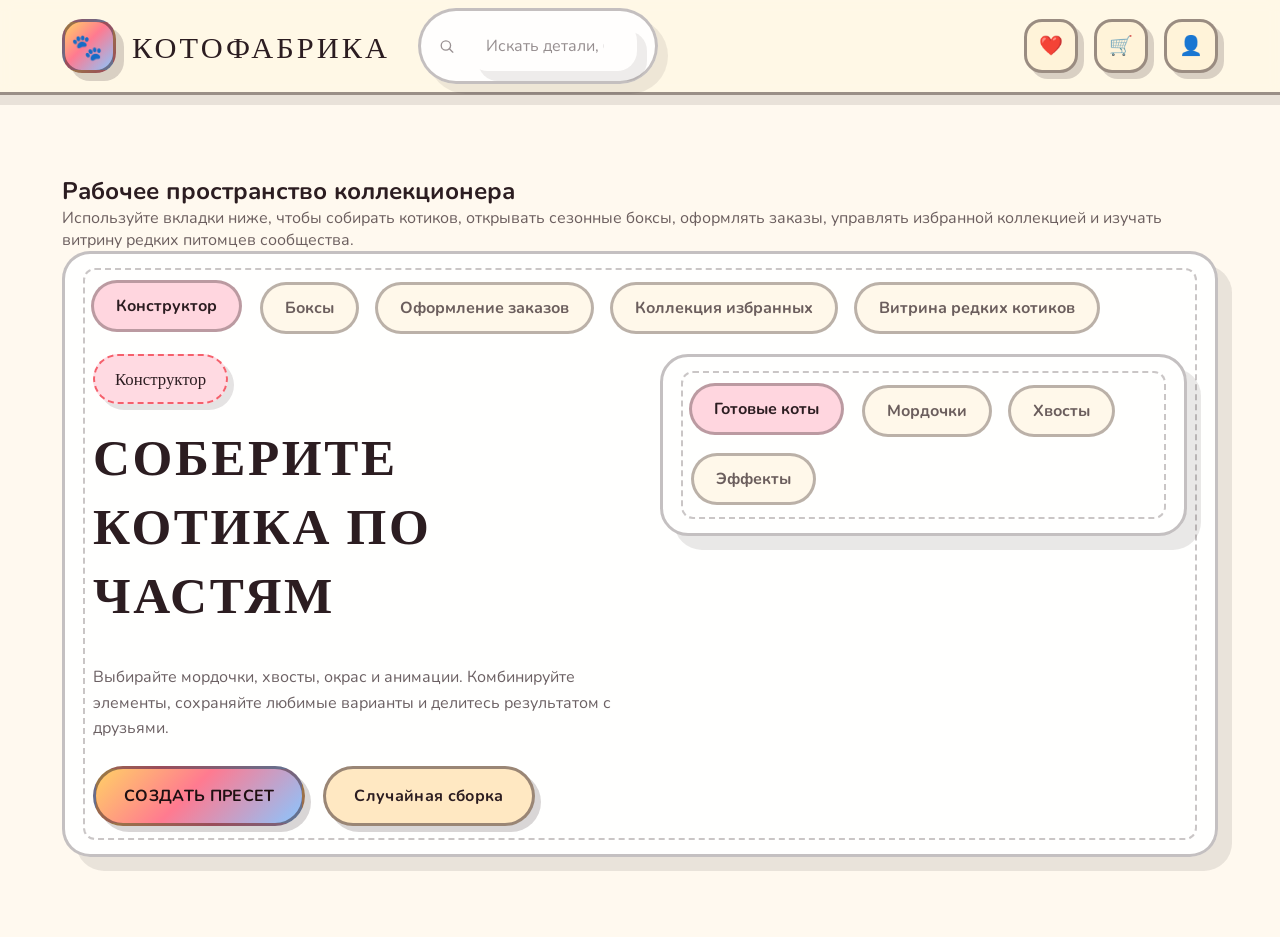
<file: dashboard.html>
<!DOCTYPE html>
<html lang="ru">
  <head>
    <meta charset="UTF-8" />
    <meta name="viewport" content="width=device-width, initial-scale=1.0" />
    <title>Рабочее пространство — Котофабрика</title>
    <link rel="stylesheet" href="styles/main.css" />
  </head>
  <body>
    <header class="site-header">
      <div class="container header-inner">
        <a class="brand" href="index.html">
          <span class="brand-icon">🐾</span>
          Котофабрика
        </a>
        <div class="search-bar">
          <svg width="18" height="18" viewBox="0 0 20 20" fill="none" xmlns="http://www.w3.org/2000/svg">
            <path
              d="M9.333 15.667a6.333 6.333 0 1 0 0-12.667 6.333 6.333 0 0 0 0 12.667Zm5.334-1.334 4 4"
              stroke="currentColor"
              stroke-width="1.8"
              stroke-linecap="round"
            />
          </svg>
          <input type="search" placeholder="Искать детали, боксы и котиков" aria-label="Поиск" />
        </div>
        <nav class="nav-actions">
          <a class="ghost-btn" href="favorites.html" aria-label="Избранное">❤️</a>
          <a class="ghost-btn" href="cart.html" aria-label="Корзина">🛒</a>
          <a class="ghost-btn" href="profile.html" aria-label="Профиль">👤</a>
        </nav>
      </div>
    </header>

    <main>
      <section class="section workspace">
        <div class="container">
          <div class="workspace-intro">
            <h1>Рабочее пространство коллекционера</h1>
            <p class="text-muted">
              Используйте вкладки ниже, чтобы собирать котиков, открывать сезонные боксы, оформлять заказы,
              управлять избранной коллекцией и изучать витрину редких питомцев сообщества.
            </p>
          </div>

          <div class="panel workspace-panel">
            <nav class="tabs workspace-tabs" role="tablist">
              <button
                id="constructor-tab"
                class="active"
                data-tab-group="workspace"
                data-tab-target="constructor"
                role="tab"
                aria-selected="true"
                aria-controls="constructor"
              >
                Конструктор
              </button>
              <button
                id="boxes-tab"
                data-tab-group="workspace"
                data-tab-target="boxes"
                role="tab"
                aria-selected="false"
                aria-controls="boxes"
              >
                Боксы
              </button>
              <button
                id="checkout-tab"
                data-tab-group="workspace"
                data-tab-target="checkout"
                role="tab"
                aria-selected="false"
                aria-controls="checkout"
              >
                Оформление заказов
              </button>
              <button
                id="favorites-tab"
                data-tab-group="workspace"
                data-tab-target="favorites"
                role="tab"
                aria-selected="false"
                aria-controls="favorites"
              >
                Коллекция избранных
              </button>
              <button
                id="showcase-tab"
                data-tab-group="workspace"
                data-tab-target="showcase"
                role="tab"
                aria-selected="false"
                aria-controls="showcase"
              >
                Витрина редких котиков
              </button>
            </nav>

            <div class="tab-panels">
              <div
                class="tab-panel"
                id="constructor"
                data-tab-group="workspace"
                data-tab-panel="constructor"
                data-tab-display="block"
                role="tabpanel"
                aria-labelledby="constructor-tab"
              >
                <div class="split-layout">
                  <div>
                    <span class="tag">Конструктор</span>
                    <h2>Соберите котика по частям</h2>
                    <p class="text-muted">
                      Выбирайте мордочки, хвосты, окрас и анимации. Комбинируйте элементы, сохраняйте любимые
                      варианты и делитесь результатом с друзьями.
                    </p>
                    <div class="hero-actions" style="margin-top: 24px;">
                      <button class="primary-btn" type="button">Создать пресет</button>
                      <button class="secondary-btn" type="button">Случайная сборка</button>
                    </div>
                  </div>
                  <div class="panel" style="background: var(--surface);">
                    <div class="tabs inner-tabs" role="tablist">
                      <button
                        class="active"
                        data-tab-group="constructor"
                        data-tab-target="constructor-full"
                        role="tab"
                        id="constructor-full-tab"
                        aria-controls="constructor-full-panel"
                        aria-selected="true"
                      >
                        Готовые коты
                      </button>
                      <button
                        data-tab-group="constructor"
                        data-tab-target="constructor-faces"
                        role="tab"
                        id="constructor-faces-tab"
                        aria-controls="constructor-faces-panel"
                        aria-selected="false"
                      >
                        Мордочки
                      </button>
                      <button
                        data-tab-group="constructor"
                        data-tab-target="constructor-tails"
                        role="tab"
                        id="constructor-tails-tab"
                        aria-controls="constructor-tails-panel"
                        aria-selected="false"
                      >
                        Хвосты
                      </button>
                      <button
                        data-tab-group="constructor"
                        data-tab-target="constructor-effects"
                        role="tab"
                        id="constructor-effects-tab"
                        aria-controls="constructor-effects-panel"
                        aria-selected="false"
                      >
                        Эффекты
                      </button>
                    </div>
                    <div
                      class="cards-grid"
                      data-tab-group="constructor"
                      data-tab-panel="constructor-full"
                      data-tab-display="grid"
                      role="tabpanel"
                      id="constructor-full-panel"
                      aria-labelledby="constructor-full-tab"
                    >
                      <article class="catalog-card">
                        <div class="preview">Неоновые волны</div>
                        <h3>Neon Arc Cat</h3>
                        <p>Легендарный образ с электрическими усами и переливами по всему телу.</p>
                        <div class="meta">
                          <span>1 800 ₽</span>
                          <button type="button">В корзину</button>
                        </div>
                      </article>
                      <article class="catalog-card">
                        <div class="preview">Космос</div>
                        <h3>Galaxy Whisper</h3>
                        <p>Комбинация космического градиента и эффектов невесомости хвоста.</p>
                        <div class="meta">
                          <span>1 350 ₽</span>
                          <button type="button">В корзину</button>
                        </div>
                      </article>
                      <article class="catalog-card">
                        <div class="preview">Пиксели</div>
                        <h3>Retro Pixel</h3>
                        <p>Пиксельный скин со спецэффектом глитча и 8-bit музыкальным сопровождением.</p>
                        <div class="meta">
                          <span>890 ₽</span>
                          <button type="button">В корзину</button>
                        </div>
                      </article>
                    </div>
                    <div
                      class="cards-grid"
                      data-tab-group="constructor"
                      data-tab-panel="constructor-faces"
                      data-tab-display="grid"
                      role="tabpanel"
                      id="constructor-faces-panel"
                      aria-labelledby="constructor-faces-tab"
                    >
                      <article class="catalog-card">
                        <div class="preview">Мята</div>
                        <h3>Mint Smile</h3>
                        <p>Игривые глаза и мягкое свечение. Подходит для веселых образов.</p>
                        <div class="meta">
                          <span>320 ₽</span>
                          <button type="button">Добавить</button>
                        </div>
                      </article>
                      <article class="catalog-card">
                        <div class="preview">Лиса</div>
                        <h3>Foxy Eyes</h3>
                        <p>Хищный взгляд с вытянутыми линиями и оранжевым свечением.</p>
                        <div class="meta">
                          <span>450 ₽</span>
                          <button type="button">Добавить</button>
                        </div>
                      </article>
                    </div>
                    <div
                      class="cards-grid"
                      data-tab-group="constructor"
                      data-tab-panel="constructor-tails"
                      data-tab-display="grid"
                      role="tabpanel"
                      id="constructor-tails-panel"
                      aria-labelledby="constructor-tails-tab"
                    >
                      <article class="catalog-card">
                        <div class="preview">Лед</div>
                        <h3>Crystal Tail</h3>
                        <p>Сегментированный хвост с ледяными кристаллами и сверкающим шлейфом.</p>
                        <div class="meta">
                          <span>260 ₽</span>
                          <button type="button">Добавить</button>
                        </div>
                      </article>
                      <article class="catalog-card">
                        <div class="preview">Снежок</div>
                        <h3>Fluffy Snow</h3>
                        <p>Пушистый хвост, реагирующий на эмоции кота. Идеален для милых образов.</p>
                        <div class="meta">
                          <span>290 ₽</span>
                          <button type="button">Добавить</button>
                        </div>
                      </article>
                    </div>
                    <div
                      class="cards-grid"
                      data-tab-group="constructor"
                      data-tab-panel="constructor-effects"
                      data-tab-display="grid"
                      role="tabpanel"
                      id="constructor-effects-panel"
                      aria-labelledby="constructor-effects-tab"
                    >
                      <article class="catalog-card">
                        <div class="preview">Сияние</div>
                        <h3>Aurora Aura</h3>
                        <p>Нежные переливы северного сияния вокруг тела котика.</p>
                        <div class="meta">
                          <span>180 ₽</span>
                          <button type="button">Добавить</button>
                        </div>
                      </article>
                      <article class="catalog-card">
                        <div class="preview">Искры</div>
                        <h3>Stardust Sparks</h3>
                        <p>Искристый след и анимированный пыльцевой шлейф при каждом движении.</p>
                        <div class="meta">
                          <span>210 ₽</span>
                          <button type="button">Добавить</button>
                        </div>
                      </article>
                    </div>
                  </div>
                </div>
              </div>

              <div
                class="tab-panel"
                id="boxes"
                data-tab-group="workspace"
                data-tab-panel="boxes"
                data-tab-display="block"
                role="tabpanel"
                aria-labelledby="boxes-tab"
              >
                <span class="tag">Редкие наборы</span>
                <h2>Откройте легендарные боксы</h2>
                <p class="text-muted" style="max-width: 720px;">
                  Каждая капсула — это шанс получить уникальные материалы и эффектные скины. Следите за
                  сезонными событиями, чтобы не пропустить лимитированные коллекции.
                </p>
                <div class="cards-grid" style="margin-top: 32px;">
                  <article class="catalog-card">
                    <div class="preview">Легенда</div>
                    <h3>Mythic Aurora</h3>
                    <p>Сияющие полосы, меняющие цвет в зависимости от эмоций владельца.</p>
                    <div class="meta">
                      <span>2 400 ₽</span>
                      <button type="button">Открыть</button>
                    </div>
                  </article>
                  <article class="catalog-card">
                    <div class="preview">Фейерверк</div>
                    <h3>Starfall Burst</h3>
                    <p>Салют из искрящихся хвостов и анимированных отражений в глазах котика.</p>
                    <div class="meta">
                      <span>1 990 ₽</span>
                      <button type="button">Открыть</button>
                    </div>
                  </article>
                  <article class="catalog-card">
                    <div class="preview">Гео</div>
                    <h3>Crystal Forge</h3>
                    <p>Минералы и геометрические формы для футуристичных образов.</p>
                    <div class="meta">
                      <span>1 450 ₽</span>
                      <button type="button">Открыть</button>
                    </div>
                  </article>
                </div>
              </div>

              <div
                class="tab-panel"
                id="checkout"
                data-tab-group="workspace"
                data-tab-panel="checkout"
                data-tab-display="block"
                role="tabpanel"
                aria-labelledby="checkout-tab"
              >
                <span class="tag">Оформление</span>
                <h2>Быстрое оформление заказа</h2>
                <div class="split-layout" style="margin-top: 24px;">
                  <div class="panel soft-panel">
                    <h3>Корзина</h3>
                    <ul class="stacked-list">
                      <li>
                        <div>
                          <strong>Neon Arc Cat</strong>
                          <p class="text-muted">Легендарный кот с электрическими усами</p>
                        </div>
                        <span>1 800 ₽</span>
                      </li>
                      <li>
                        <div>
                          <strong>Aurora Aura</strong>
                          <p class="text-muted">Эффект северного сияния</p>
                        </div>
                        <span>180 ₽</span>
                      </li>
                    </ul>
                    <div class="order-summary">
                      <div><span>Промокод</span><button type="button">Добавить</button></div>
                      <div><span>Итого</span><strong>1 980 ₽</strong></div>
                    </div>
                  </div>
                  <form class="panel soft-panel checkout-form">
                    <h3>Данные получателя</h3>
                    <div class="form-group">
                      <label for="name">Имя и фамилия</label>
                      <input id="name" type="text" placeholder="Мария Котова" required />
                    </div>
                    <div class="form-group">
                      <label for="email">Email</label>
                      <input id="email" type="email" placeholder="meow@factorycats.io" required />
                    </div>
                    <div class="form-group">
                      <label for="address">Адрес доставки</label>
                      <input id="address" type="text" placeholder="Улица Пиксельная, 12" required />
                    </div>
                    <div class="form-group">
                      <label for="payment">Способ оплаты</label>
                      <select id="payment" required>
                        <option>Карта</option>
                        <option>Apple Pay</option>
                        <option>Google Pay</option>
                      </select>
                    </div>
                    <button class="primary-btn" type="submit">Подтвердить заказ</button>
                  </form>
                </div>
              </div>

              <div
                class="tab-panel"
                id="favorites"
                data-tab-group="workspace"
                data-tab-panel="favorites"
                data-tab-display="block"
                role="tabpanel"
                aria-labelledby="favorites-tab"
              >
                <span class="tag">Избранное</span>
                <h2>Коллекция избранных котиков</h2>
                <p class="text-muted" style="max-width: 680px;">
                  Сохраняйте лучшие находки, чтобы вернуться к ним позже или поделиться с друзьями. Управляйте
                  подборками и добавляйте заметки к каждому любимцу.
                </p>
                <div class="cards-grid" style="margin-top: 32px;">
                  <article class="catalog-card">
                    <div class="preview">Лепестки</div>
                    <h3>Sakura Bloom</h3>
                    <p>Весенние оттенки и анимация падающих лепестков.</p>
                    <div class="meta">
                      <span>1 150 ₽</span>
                      <button type="button">Удалить</button>
                    </div>
                  </article>
                  <article class="catalog-card">
                    <div class="preview">Сияние</div>
                    <h3>Moonlit Drift</h3>
                    <p>Призрачное свечение и мягкий туман вокруг хвоста.</p>
                    <div class="meta">
                      <span>970 ₽</span>
                      <button type="button">Удалить</button>
                    </div>
                  </article>
                  <article class="catalog-card">
                    <div class="preview">Фокус</div>
                    <h3>Illusionist</h3>
                    <p>Игровые карты и магические всполохи при каждом движении.</p>
                    <div class="meta">
                      <span>1 540 ₽</span>
                      <button type="button">Удалить</button>
                    </div>
                  </article>
                </div>
              </div>

              <div
                class="tab-panel"
                id="showcase"
                data-tab-group="workspace"
                data-tab-panel="showcase"
                data-tab-display="block"
                role="tabpanel"
                aria-labelledby="showcase-tab"
              >
                <span class="tag">Сообщество</span>
                <h2>Витрина редких котиков пользователей</h2>
                <div class="showcase-slider" role="list">
                  <article class="showcase-card" role="listitem">
                    <img src="images/cat-hero.svg" alt="Рисованный котик" />
                    <div>
                      <h3>Ether Pouncer</h3>
                      <p class="text-muted">Создатель: Лиса М.| Редкость: Мифическая</p>
                    </div>
                  </article>
                  <article class="showcase-card" role="listitem">
                    <img src="images/cat-hero.svg" alt="Рисованный котик" />
                    <div>
                      <h3>Comet Tailor</h3>
                      <p class="text-muted">Создатель: Райан Н.| Редкость: Легендарная</p>
                    </div>
                  </article>
                  <article class="showcase-card" role="listitem">
                    <img src="images/cat-hero.svg" alt="Рисованный котик" />
                    <div>
                      <h3>Arcane Bloom</h3>
                      <p class="text-muted">Создатель: Юна К.| Редкость: Эпическая</p>
                    </div>
                  </article>
                </div>
                <p class="text-muted" style="margin-top: 24px;">
                  Пролистывайте, чтобы найти вдохновение, и публикуйте своих котиков на витрину через вкладку
                  профиля.
                </p>
              </div>
            </div>
          </div>
        </div>
      </section>
    </main>

    <script src="scripts/main.js"></script>
  </body>
</html>
</file>
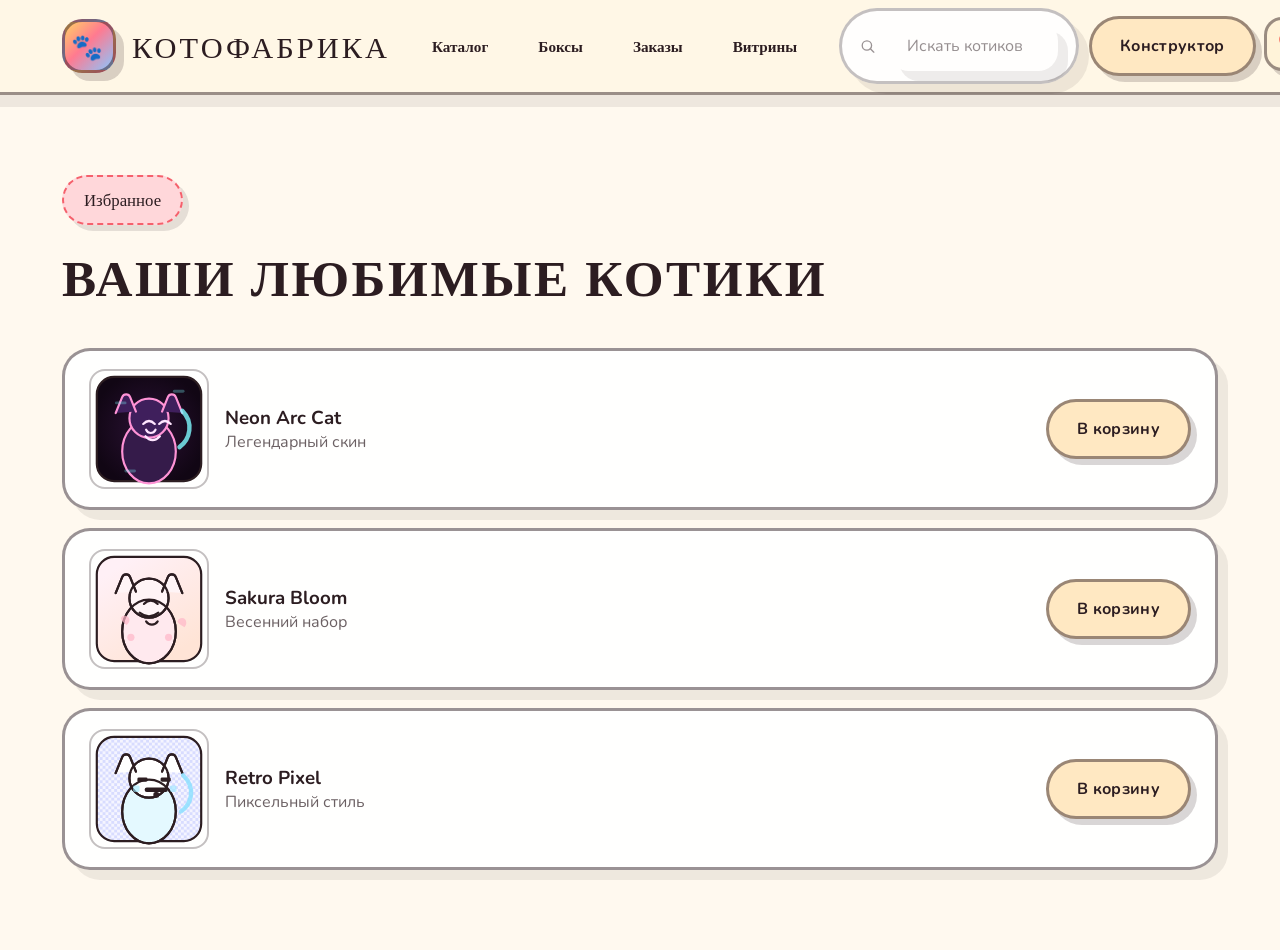
<file: favorites.html>
<!DOCTYPE html>
<html lang="ru">
  <head>
    <meta charset="UTF-8" />
    <meta name="viewport" content="width=device-width, initial-scale=1.0" />
    <title>Избранные котики — Котофабрика</title>
    <link rel="stylesheet" href="styles/main.css" />
  </head>
  <body class="app">
    <header class="app-header">
      <div class="container app-header__inner">
        <a class="brand" href="catalog.html"><span class="brand-icon">🐾</span>Котофабрика</a>
        <nav class="app-header__nav" aria-label="Основная навигация">
          <a class="app-header__link" href="catalog.html">Каталог</a>
          <a class="app-header__link" href="boxes.html">Боксы</a>
          <a class="app-header__link" href="orders.html">Заказы</a>
          <a class="app-header__link" href="community.html">Витрины</a>
        </nav>
        <div class="app-header__actions">
          <label class="search-bar" aria-label="Поиск в избранном">
            <svg width="18" height="18" viewBox="0 0 20 20" fill="none" xmlns="http://www.w3.org/2000/svg" aria-hidden="true">
              <path d="M9.333 15.667a6.333 6.333 0 1 0 0-12.667 6.333 6.333 0 0 0 0 12.667Zm5.334-1.334 4 4" stroke="currentColor" stroke-width="1.8" stroke-linecap="round" />
            </svg>
            <input type="search" placeholder="Искать котиков" />
          </label>
          <a class="secondary-btn" href="builder.html">Конструктор</a>
          <a class="ghost-btn ghost-btn--active" href="favorites.html" aria-label="Избранное">❤️</a>
          <a class="ghost-btn" href="cart.html" aria-label="Корзина">🛒</a>
          <a class="ghost-btn" href="profile.html" aria-label="Профиль">👤</a>
        </div>
      </div>
    </header>

    <main class="section">
      <div class="container">
        <span class="tag">Избранное</span>
        <h2>Ваши любимые котики</h2>
        <div class="favorites-gallery">
          <article class="favorites-card">
            <img src="images/cat-card-glow.svg" alt="Neon Arc Cat" />
            <div>
              <h3>Neon Arc Cat</h3>
              <p class="text-muted">Легендарный скин</p>
            </div>
            <button class="secondary-btn" type="button">В корзину</button>
          </article>
          <article class="favorites-card">
            <img src="images/cat-card-sakura.svg" alt="Sakura Bloom" />
            <div>
              <h3>Sakura Bloom</h3>
              <p class="text-muted">Весенний набор</p>
            </div>
            <button class="secondary-btn" type="button">В корзину</button>
          </article>
          <article class="favorites-card">
            <img src="images/cat-card-pixel.svg" alt="Retro Pixel" />
            <div>
              <h3>Retro Pixel</h3>
              <p class="text-muted">Пиксельный стиль</p>
            </div>
            <button class="secondary-btn" type="button">В корзину</button>
          </article>
        </div>
      </div>
    </main>

    <script src="scripts/main.js"></script>
  </body>
</html>
</file>
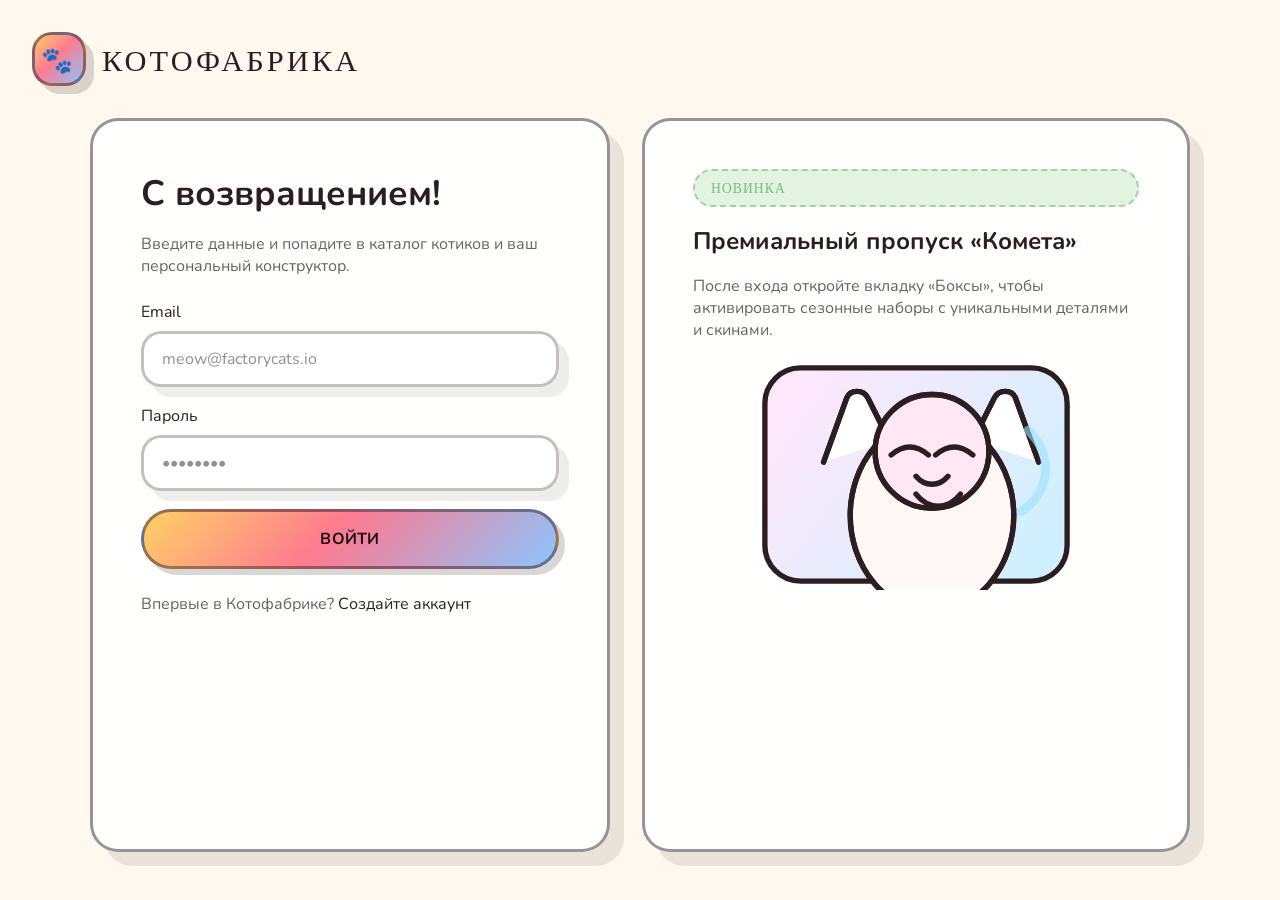
<file: login.html>
<!DOCTYPE html>
<html lang="ru">
  <head>
    <meta charset="UTF-8" />
    <meta name="viewport" content="width=device-width, initial-scale=1.0" />
    <title>Вход в Котофабрику</title>
    <link rel="stylesheet" href="styles/main.css" />
  </head>
  <body class="auth">
    <header class="auth__header">
      <a class="brand" href="index.html"><span class="brand-icon">🐾</span>Котофабрика</a>
    </header>
    <main class="auth__content">
      <section class="auth-card">
        <h1>С возвращением!</h1>
        <p class="text-muted">
          Введите данные и попадите в каталог котиков и ваш персональный конструктор.
        </p>
        <form class="auth-form" action="catalog.html" method="get">
          <label class="form-group">
            <span>Email</span>
            <input id="email" name="email" type="email" placeholder="meow@factorycats.io" required />
          </label>
          <label class="form-group">
            <span>Пароль</span>
            <input id="password" name="password" type="password" placeholder="••••••••" required />
          </label>
          <button class="primary-btn" type="submit">Войти</button>
        </form>
        <p class="text-muted auth__switch">
          Впервые в Котофабрике?
          <a href="register.html">Создайте аккаунт</a>
        </p>
      </section>
      <aside class="auth-highlight">
        <span class="badge">Новинка</span>
        <h2>Премиальный пропуск «Комета»</h2>
        <p class="text-muted">
          После входа откройте вкладку «Боксы», чтобы активировать сезонные наборы с уникальными
          деталями и скинами.
        </p>
        <img src="images/cat-showcase-1.svg" alt="Эскиз котика" />
      </aside>
    </main>
  </body>
</html>
</file>
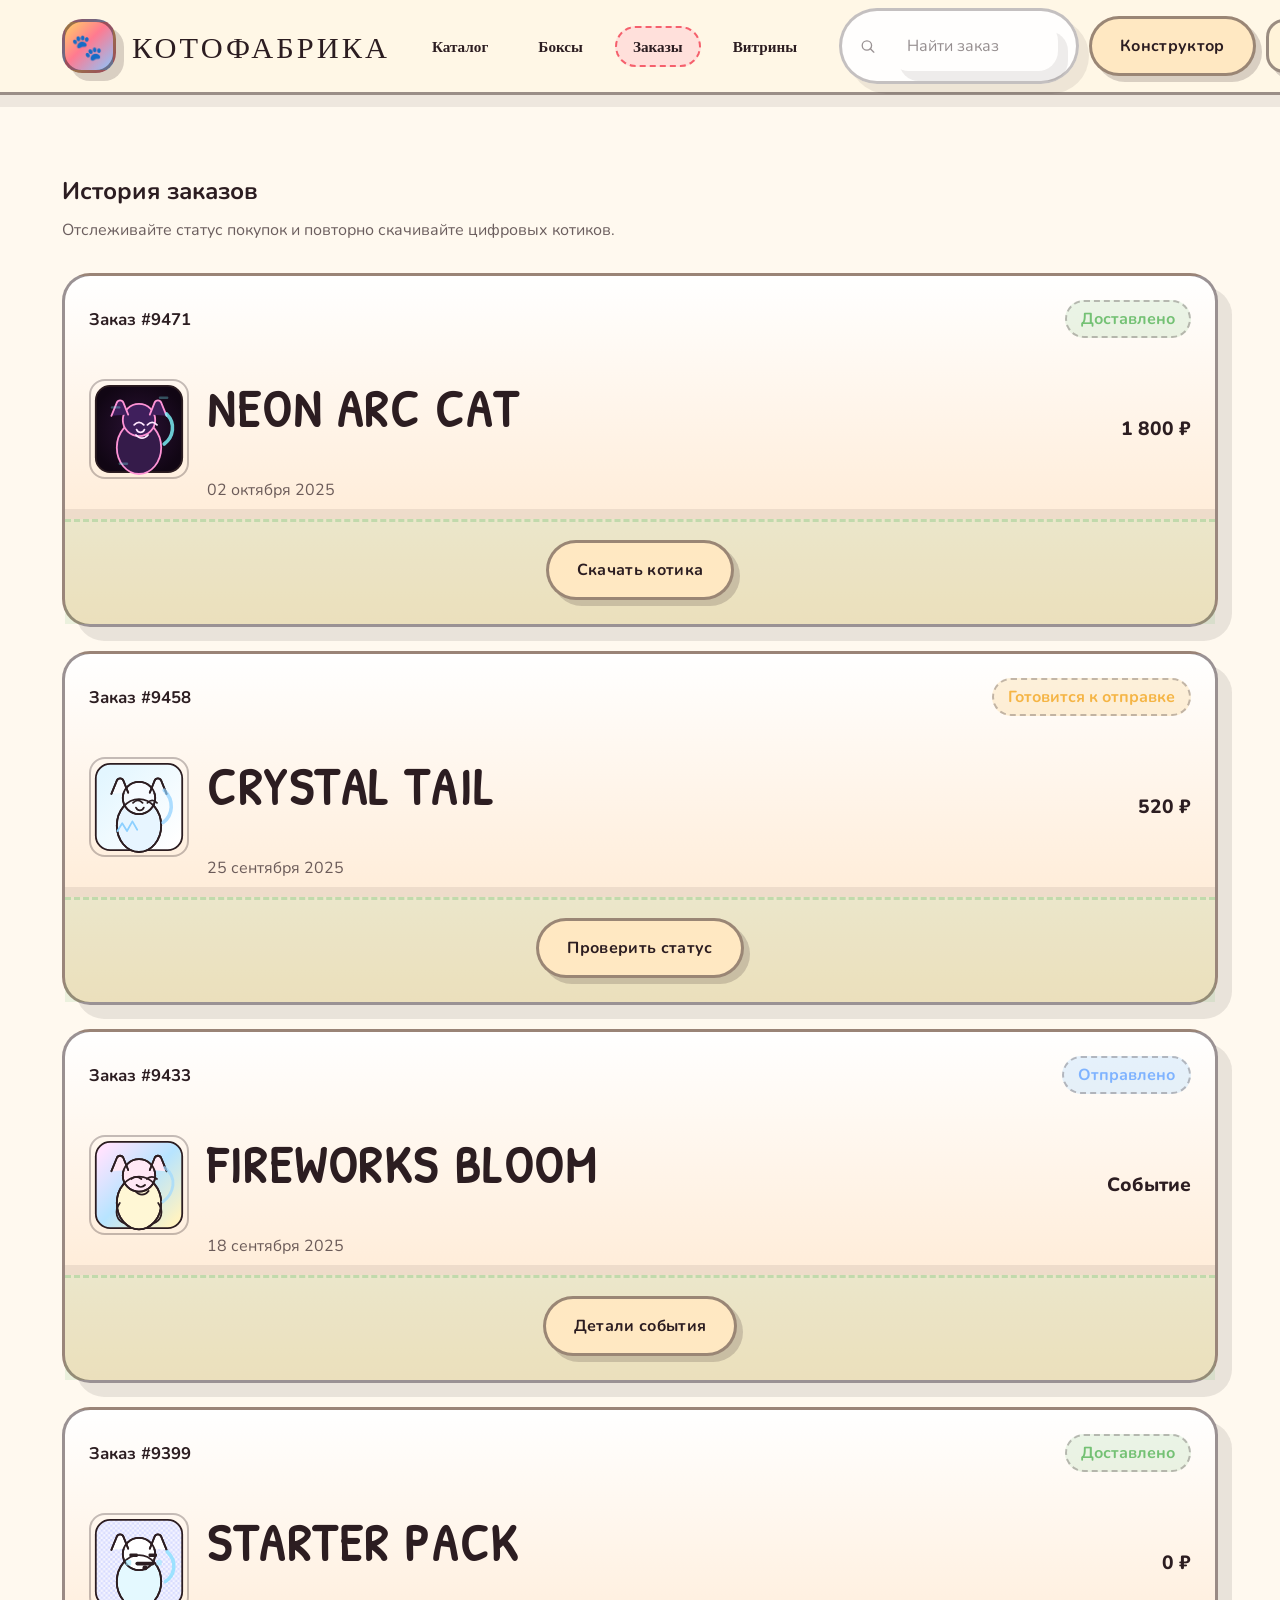
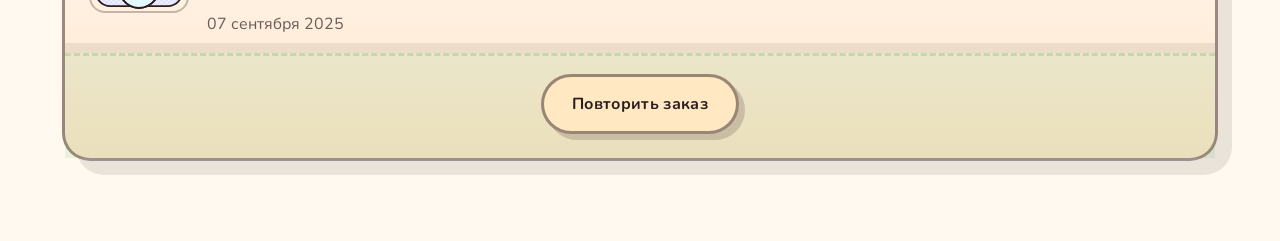
<file: orders.html>
<!DOCTYPE html>
<html lang="ru">
  <head>
    <meta charset="UTF-8" />
    <meta name="viewport" content="width=device-width, initial-scale=1.0" />
    <title>Мои заказы — Котофабрика</title>
    <link rel="stylesheet" href="styles/main.css" />
  </head>
  <body class="app">
    <header class="app-header">
      <div class="container app-header__inner">
        <a class="brand" href="catalog.html"><span class="brand-icon">🐾</span>Котофабрика</a>
        <nav class="app-header__nav" aria-label="Основная навигация">
          <a class="app-header__link" href="catalog.html">Каталог</a>
          <a class="app-header__link" href="boxes.html">Боксы</a>
          <a class="app-header__link app-header__link--active" href="orders.html">Заказы</a>
          <a class="app-header__link" href="community.html">Витрины</a>
        </nav>
        <div class="app-header__actions">
          <label class="search-bar" aria-label="Поиск по заказам">
            <svg width="18" height="18" viewBox="0 0 20 20" fill="none" xmlns="http://www.w3.org/2000/svg" aria-hidden="true">
              <path d="M9.333 15.667a6.333 6.333 0 1 0 0-12.667 6.333 6.333 0 0 0 0 12.667Zm5.334-1.334 4 4" stroke="currentColor" stroke-width="1.8" stroke-linecap="round" />
            </svg>
            <input type="search" placeholder="Найти заказ" />
          </label>
          <a class="secondary-btn" href="builder.html">Конструктор</a>
          <a class="ghost-btn" href="cart.html" aria-label="Корзина">🛒</a>
          <a class="ghost-btn" href="profile.html" aria-label="Профиль">👤</a>
        </div>
      </div>
    </header>

    <main>
      <section class="section">
        <div class="container">
          <div class="section-header">
            <h1>История заказов</h1>
            <p class="text-muted">Отслеживайте статус покупок и повторно скачивайте цифровых котиков.</p>
          </div>

          <div class="orders-list">
            <article class="order-card">
              <header>
                <span class="order-card__id">Заказ #9471</span>
                <span class="order-card__status order-card__status--done">Доставлено</span>
              </header>
              <div class="order-card__body">
                <img src="images/cat-card-glow.svg" alt="Neon Arc Cat" />
                <div>
                  <h2>Neon Arc Cat</h2>
                  <p class="text-muted">02 октября 2025</p>
                </div>
                <span class="order-card__price">1 800 ₽</span>
              </div>
              <footer>
                <button class="secondary-btn" type="button">Скачать котика</button>
              </footer>
            </article>

            <article class="order-card">
              <header>
                <span class="order-card__id">Заказ #9458</span>
                <span class="order-card__status order-card__status--progress">Готовится к отправке</span>
              </header>
              <div class="order-card__body">
                <img src="images/cat-card-crystal.svg" alt="Crystal Tail" />
                <div>
                  <h2>Crystal Tail</h2>
                  <p class="text-muted">25 сентября 2025</p>
                </div>
                <span class="order-card__price">520 ₽</span>
              </div>
              <footer>
                <button class="secondary-btn" type="button">Проверить статус</button>
              </footer>
            </article>

            <article class="order-card">
              <header>
                <span class="order-card__id">Заказ #9433</span>
                <span class="order-card__status order-card__status--shipped">Отправлено</span>
              </header>
              <div class="order-card__body">
                <img src="images/cat-card-aurora.svg" alt="Fireworks Bloom" />
                <div>
                  <h2>Fireworks Bloom</h2>
                  <p class="text-muted">18 сентября 2025</p>
                </div>
                <span class="order-card__price">Событие</span>
              </div>
              <footer>
                <button class="secondary-btn" type="button">Детали события</button>
              </footer>
            </article>

            <article class="order-card">
              <header>
                <span class="order-card__id">Заказ #9399</span>
                <span class="order-card__status order-card__status--done">Доставлено</span>
              </header>
              <div class="order-card__body">
                <img src="images/cat-card-pixel.svg" alt="Starter Pack" />
                <div>
                  <h2>Starter Pack</h2>
                  <p class="text-muted">07 сентября 2025</p>
                </div>
                <span class="order-card__price">0 ₽</span>
              </div>
              <footer>
                <button class="secondary-btn" type="button">Повторить заказ</button>
              </footer>
            </article>
          </div>
        </div>
      </section>
    </main>

    <script src="scripts/main.js"></script>
  </body>
</html>
</file>
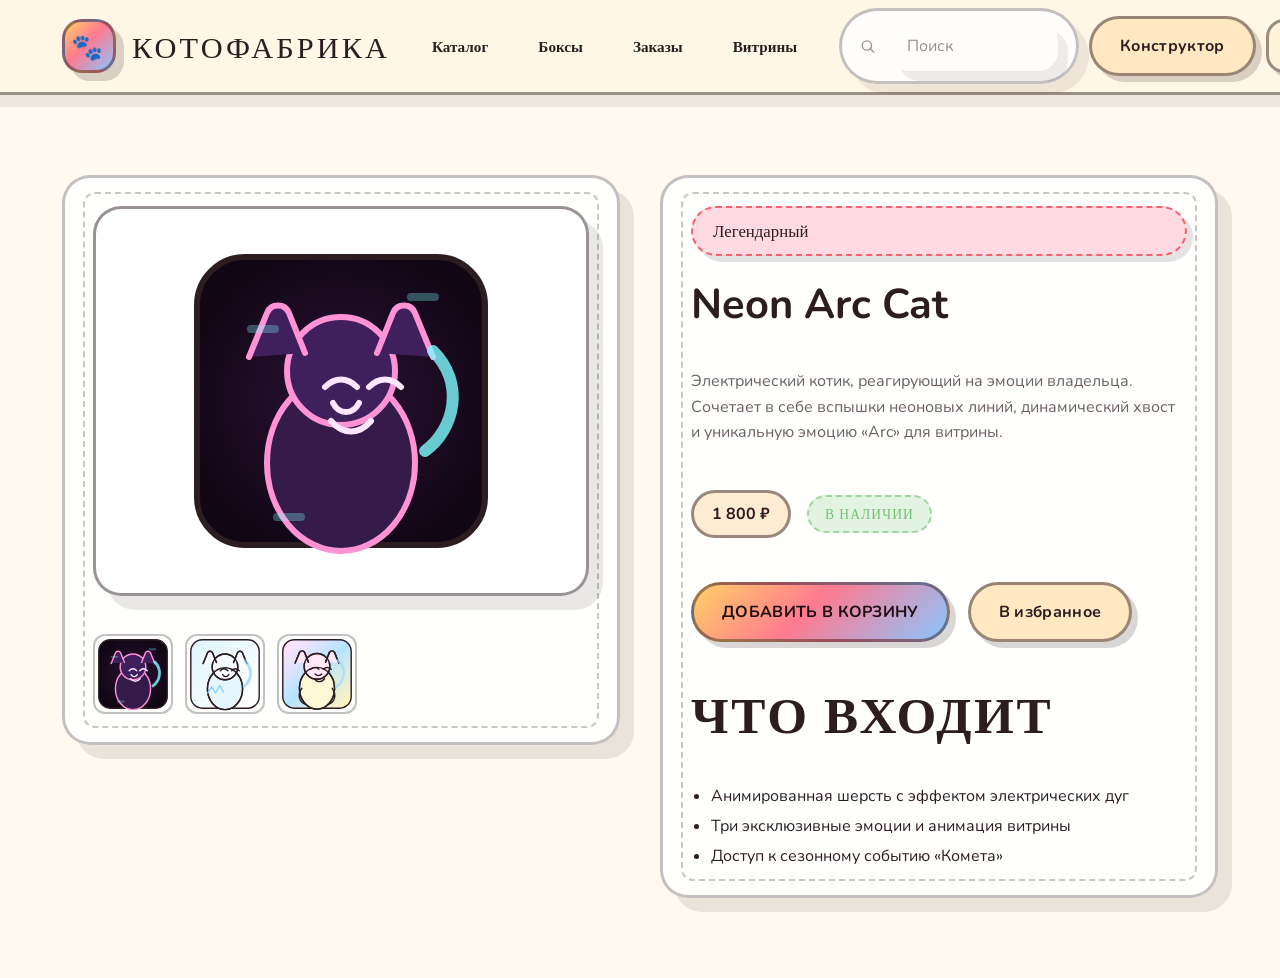
<file: product.html>
<!DOCTYPE html>
<html lang="ru">
  <head>
    <meta charset="UTF-8" />
    <meta name="viewport" content="width=device-width, initial-scale=1.0" />
    <title>Neon Arc Cat — Котофабрика</title>
    <link rel="stylesheet" href="styles/main.css" />
  </head>
  <body class="app">
    <header class="app-header">
      <div class="container app-header__inner">
        <a class="brand" href="catalog.html"><span class="brand-icon">🐾</span>Котофабрика</a>
        <nav class="app-header__nav" aria-label="Основная навигация">
          <a class="app-header__link" href="catalog.html">Каталог</a>
          <a class="app-header__link" href="boxes.html">Боксы</a>
          <a class="app-header__link" href="orders.html">Заказы</a>
          <a class="app-header__link" href="community.html">Витрины</a>
        </nav>
        <div class="app-header__actions">
          <label class="search-bar" aria-label="Поиск по товарам">
            <svg width="18" height="18" viewBox="0 0 20 20" fill="none" xmlns="http://www.w3.org/2000/svg" aria-hidden="true">
              <path d="M9.333 15.667a6.333 6.333 0 1 0 0-12.667 6.333 6.333 0 0 0 0 12.667Zm5.334-1.334 4 4" stroke="currentColor" stroke-width="1.8" stroke-linecap="round" />
            </svg>
            <input type="search" placeholder="Поиск" />
          </label>
          <a class="secondary-btn" href="builder.html">Конструктор</a>
          <a class="ghost-btn" href="favorites.html" aria-label="Избранное">❤️</a>
          <a class="ghost-btn" href="cart.html" aria-label="Корзина">🛒</a>
          <a class="ghost-btn" href="profile.html" aria-label="Профиль">👤</a>
        </div>
      </div>
    </header>

    <main class="section">
      <div class="container split-layout">
        <div class="panel" style="align-self:start;">
          <div class="product-preview">
            <img src="images/cat-card-glow.svg" alt="Neon Arc Cat" />
          </div>
          <div class="product-thumbs">
            <img src="images/cat-card-glow.svg" alt="Без эффекта" />
            <img src="images/cat-card-crystal.svg" alt="С хвостом Crystal" />
            <img src="images/cat-card-aurora.svg" alt="Фон Aurora" />
          </div>
        </div>
        <div class="panel">
          <span class="tag">Легендарный</span>
          <h1 class="product-title">Neon Arc Cat</h1>
          <p class="text-muted product-description">
            Электрический котик, реагирующий на эмоции владельца. Сочетает в себе вспышки неоновых линий,
            динамический хвост и уникальную эмоцию «Arc» для витрины.
          </p>
          <div class="product-meta">
            <span class="price-tag">1 800 ₽</span>
            <span class="badge">В наличии</span>
          </div>
          <div class="hero-actions product-actions">
            <button class="primary-btn" type="button">Добавить в корзину</button>
            <button class="secondary-btn" type="button">В избранное</button>
          </div>
          <section class="product-details">
            <h2>Что входит</h2>
            <ul>
              <li>Анимированная шерсть с эффектом электрических дуг</li>
              <li>Три эксклюзивные эмоции и анимация витрины</li>
              <li>Доступ к сезонному событию «Комета»</li>
            </ul>
          </section>
        </div>
      </div>
    </main>

    <script src="scripts/main.js"></script>
  </body>
</html>
</file>
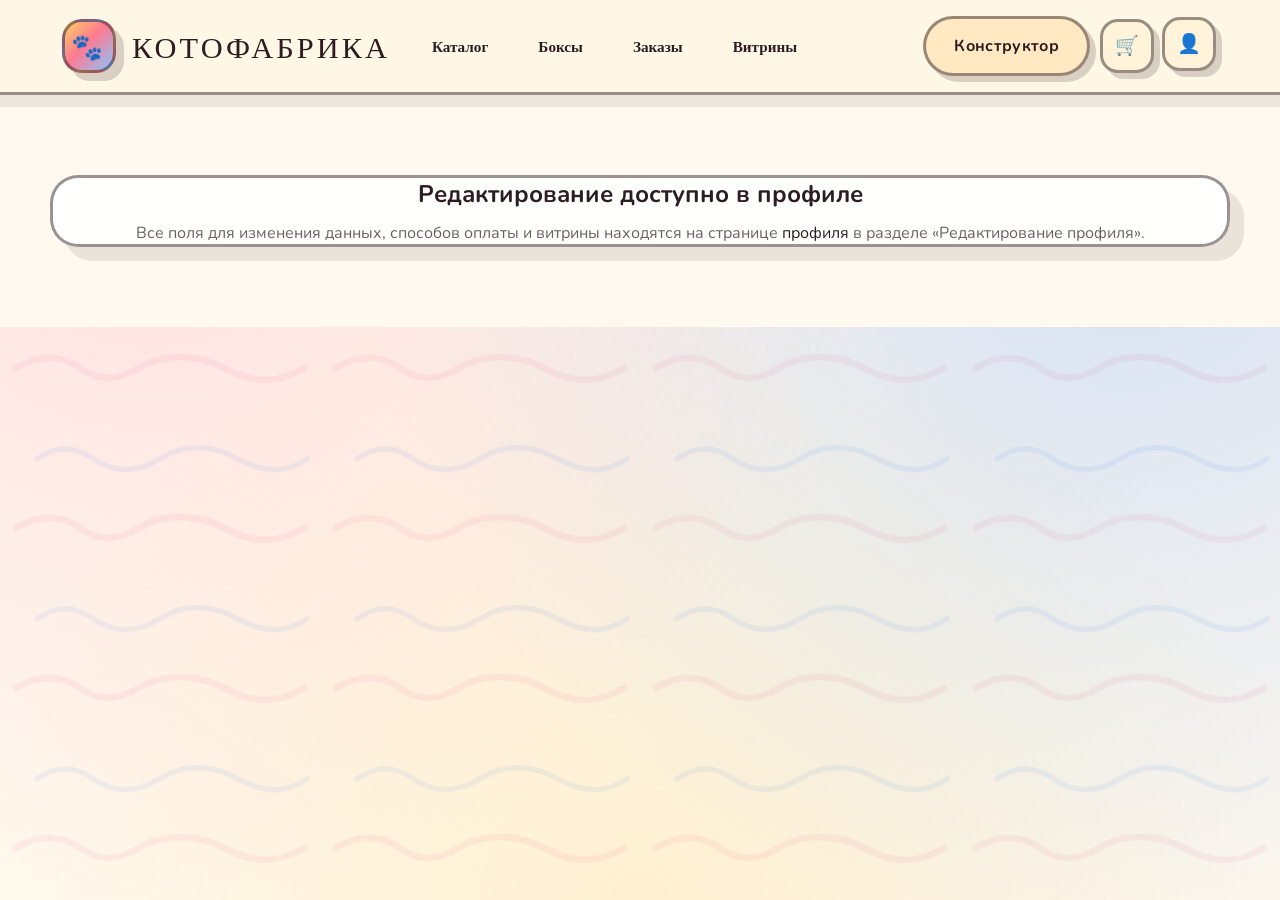
<file: profile-edit.html>
<!DOCTYPE html>
<html lang="ru">
  <head>
    <meta charset="UTF-8" />
    <meta name="viewport" content="width=device-width, initial-scale=1.0" />
    <title>Профиль — Котофабрика</title>
    <link rel="stylesheet" href="styles/main.css" />
  </head>
  <body class="app">
    <header class="app-header">
      <div class="container app-header__inner">
        <a class="brand" href="catalog.html"><span class="brand-icon">🐾</span>Котофабрика</a>
        <nav class="app-header__nav" aria-label="Основная навигация">
          <a class="app-header__link" href="catalog.html">Каталог</a>
          <a class="app-header__link" href="boxes.html">Боксы</a>
          <a class="app-header__link" href="orders.html">Заказы</a>
          <a class="app-header__link" href="community.html">Витрины</a>
        </nav>
        <div class="app-header__actions">
          <a class="secondary-btn" href="builder.html">Конструктор</a>
          <a class="ghost-btn" href="cart.html" aria-label="Корзина">🛒</a>
          <a class="ghost-btn ghost-btn--active" href="profile.html" aria-label="Профиль">👤</a>
        </div>
      </div>
    </header>

    <main>
      <section class="section">
        <div class="container small-message">
          <h1>Редактирование доступно в профиле</h1>
          <p class="text-muted">
            Все поля для изменения данных, способов оплаты и витрины находятся на странице
            <a href="profile.html">профиля</a> в разделе «Редактирование профиля».
          </p>
        </div>
      </section>
    </main>

    <script src="scripts/main.js"></script>
  </body>
</html>
</file>
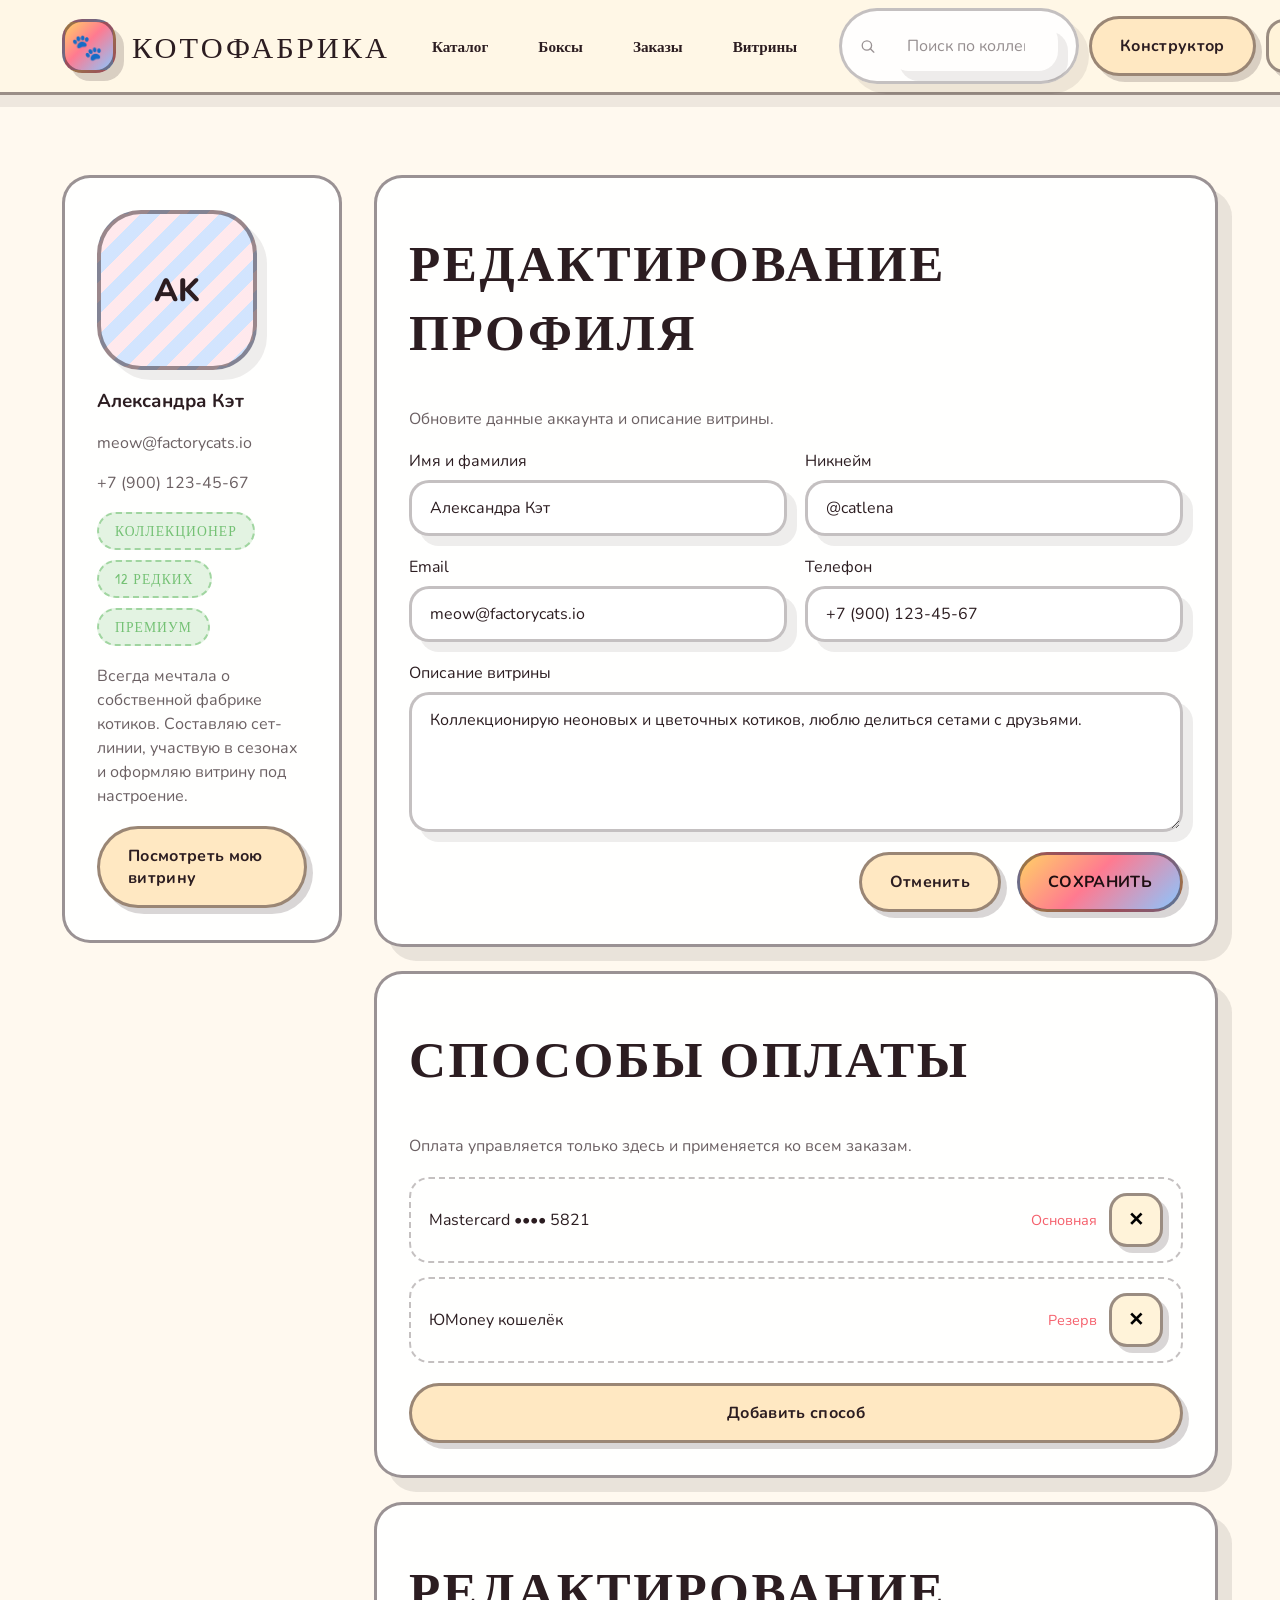
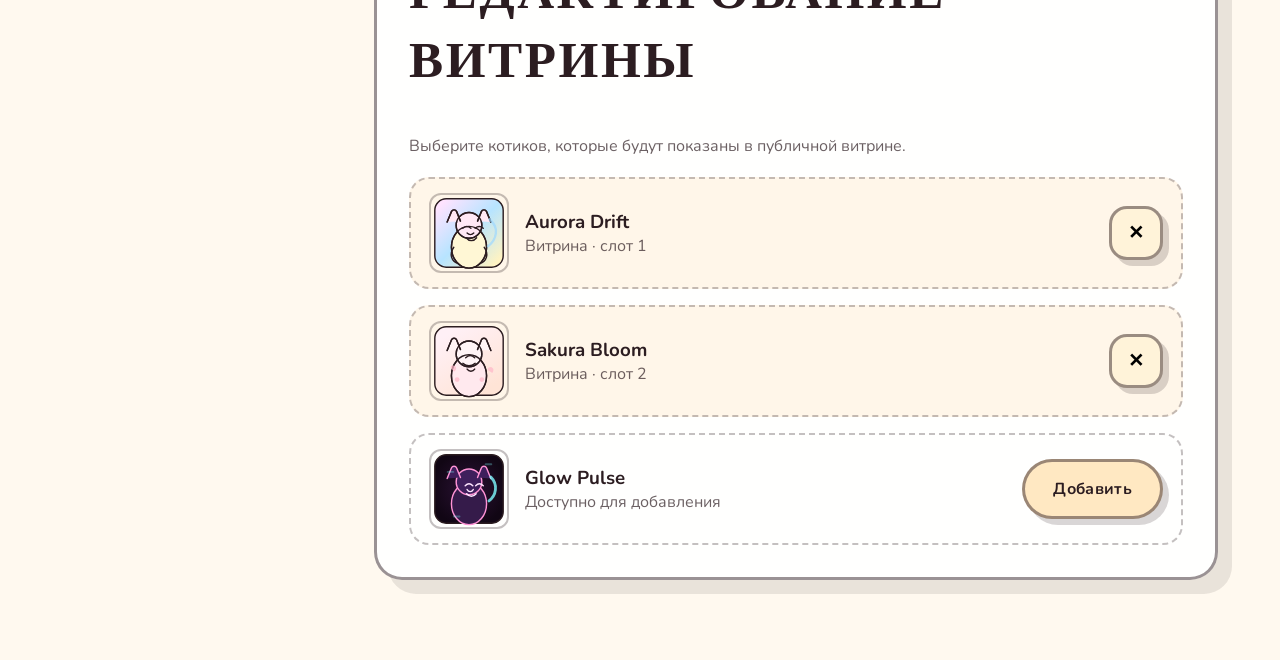
<file: profile.html>
<!DOCTYPE html>
<html lang="ru">
  <head>
    <meta charset="UTF-8" />
    <meta name="viewport" content="width=device-width, initial-scale=1.0" />
    <title>Профиль — Котофабрика</title>
    <link rel="stylesheet" href="styles/main.css" />
  </head>
  <body class="app profile-page">
    <header class="app-header">
      <div class="container app-header__inner">
        <a class="brand" href="catalog.html"><span class="brand-icon">🐾</span>Котофабрика</a>
        <nav class="app-header__nav" aria-label="Основная навигация">
          <a class="app-header__link" href="catalog.html">Каталог</a>
          <a class="app-header__link" href="boxes.html">Боксы</a>
          <a class="app-header__link" href="orders.html">Заказы</a>
          <a class="app-header__link" href="community.html">Витрины</a>
        </nav>
        <div class="app-header__actions">
          <label class="search-bar" aria-label="Поиск по профилю">
            <svg width="18" height="18" viewBox="0 0 20 20" fill="none" xmlns="http://www.w3.org/2000/svg" aria-hidden="true">
              <path d="M9.333 15.667a6.333 6.333 0 1 0 0-12.667 6.333 6.333 0 0 0 0 12.667Zm5.334-1.334 4 4" stroke="currentColor" stroke-width="1.8" stroke-linecap="round" />
            </svg>
            <input type="search" placeholder="Поиск по коллекции" />
          </label>
          <a class="secondary-btn" href="builder.html">Конструктор</a>
          <a class="ghost-btn" href="cart.html" aria-label="Корзина">🛒</a>
          <a class="ghost-btn ghost-btn--active" href="profile.html" aria-label="Профиль">👤</a>
        </div>
      </div>
    </header>

    <main>
      <section class="section">
        <div class="container profile-layout">
          <aside class="profile-summary">
            <div class="avatar-frame">AK</div>
            <h1>Александра Кэт</h1>
            <p class="text-muted">meow@factorycats.io</p>
            <p class="text-muted">+7 (900) 123-45-67</p>
            <div class="profile-tags">
              <span class="badge">Коллекционер</span>
              <span class="badge badge--pink">12 редких</span>
              <span class="badge badge--blue">Премиум</span>
            </div>
            <p class="profile-bio text-muted">
              Всегда мечтала о собственной фабрике котиков. Составляю сет-линии, участвую в сезонах и
              оформляю витрину под настроение.
            </p>
            <a class="secondary-btn" href="community.html">Посмотреть мою витрину</a>
          </aside>

          <div class="profile-content">
            <section class="profile-card" id="profile-editor">
              <header>
                <h2>Редактирование профиля</h2>
                <p class="text-muted">Обновите данные аккаунта и описание витрины.</p>
              </header>
              <form class="profile-form">
                <div class="form-row">
                  <label>
                    <span>Имя и фамилия</span>
                    <input type="text" value="Александра Кэт" />
                  </label>
                  <label>
                    <span>Никнейм</span>
                    <input type="text" value="@catlena" />
                  </label>
                </div>
                <div class="form-row">
                  <label>
                    <span>Email</span>
                    <input type="email" value="meow@factorycats.io" />
                  </label>
                  <label>
                    <span>Телефон</span>
                    <input type="tel" value="+7 (900) 123-45-67" />
                  </label>
                </div>
                <label>
                  <span>Описание витрины</span>
                  <textarea rows="4">Коллекционирую неоновых и цветочных котиков, люблю делиться сетами с друзьями.</textarea>
                </label>
                <div class="profile-form__actions">
                  <button class="secondary-btn" type="button">Отменить</button>
                  <button class="primary-btn" type="submit">Сохранить</button>
                </div>
              </form>
            </section>

            <section class="profile-card" id="payment-methods">
              <header>
                <h2>Способы оплаты</h2>
                <p class="text-muted">Оплата управляется только здесь и применяется ко всем заказам.</p>
              </header>
              <ul class="payment-list">
                <li>
                  <span class="payment-list__label">Mastercard •••• 5821</span>
                  <span class="payment-list__status">Основная</span>
                  <button class="ghost-btn" type="button" aria-label="Удалить карту">✕</button>
                </li>
                <li>
                  <span class="payment-list__label">ЮMoney кошелёк</span>
                  <span class="payment-list__status">Резерв</span>
                  <button class="ghost-btn" type="button" aria-label="Удалить кошелёк">✕</button>
                </li>
              </ul>
              <button class="secondary-btn" type="button">Добавить способ</button>
            </section>

            <section class="profile-card" id="showcase-editor">
              <header>
                <h2>Редактирование витрины</h2>
                <p class="text-muted">Выберите котиков, которые будут показаны в публичной витрине.</p>
              </header>
              <div class="showcase-editor">
                <article class="showcase-item active">
                  <img src="images/cat-card-aurora.svg" alt="Aurora Drift" />
                  <div>
                    <h3>Aurora Drift</h3>
                    <p class="text-muted">Витрина · слот 1</p>
                  </div>
                  <button class="ghost-btn" type="button" aria-label="Убрать из витрины">✕</button>
                </article>
                <article class="showcase-item active">
                  <img src="images/cat-card-sakura.svg" alt="Sakura Bloom" />
                  <div>
                    <h3>Sakura Bloom</h3>
                    <p class="text-muted">Витрина · слот 2</p>
                  </div>
                  <button class="ghost-btn" type="button" aria-label="Убрать из витрины">✕</button>
                </article>
                <article class="showcase-item">
                  <img src="images/cat-card-glow.svg" alt="Glow Pulse" />
                  <div>
                    <h3>Glow Pulse</h3>
                    <p class="text-muted">Доступно для добавления</p>
                  </div>
                  <button class="secondary-btn" type="button">Добавить</button>
                </article>
              </div>
            </section>
          </div>
        </div>
      </section>
    </main>

    <script src="scripts/main.js"></script>
  </body>
</html>
</file>
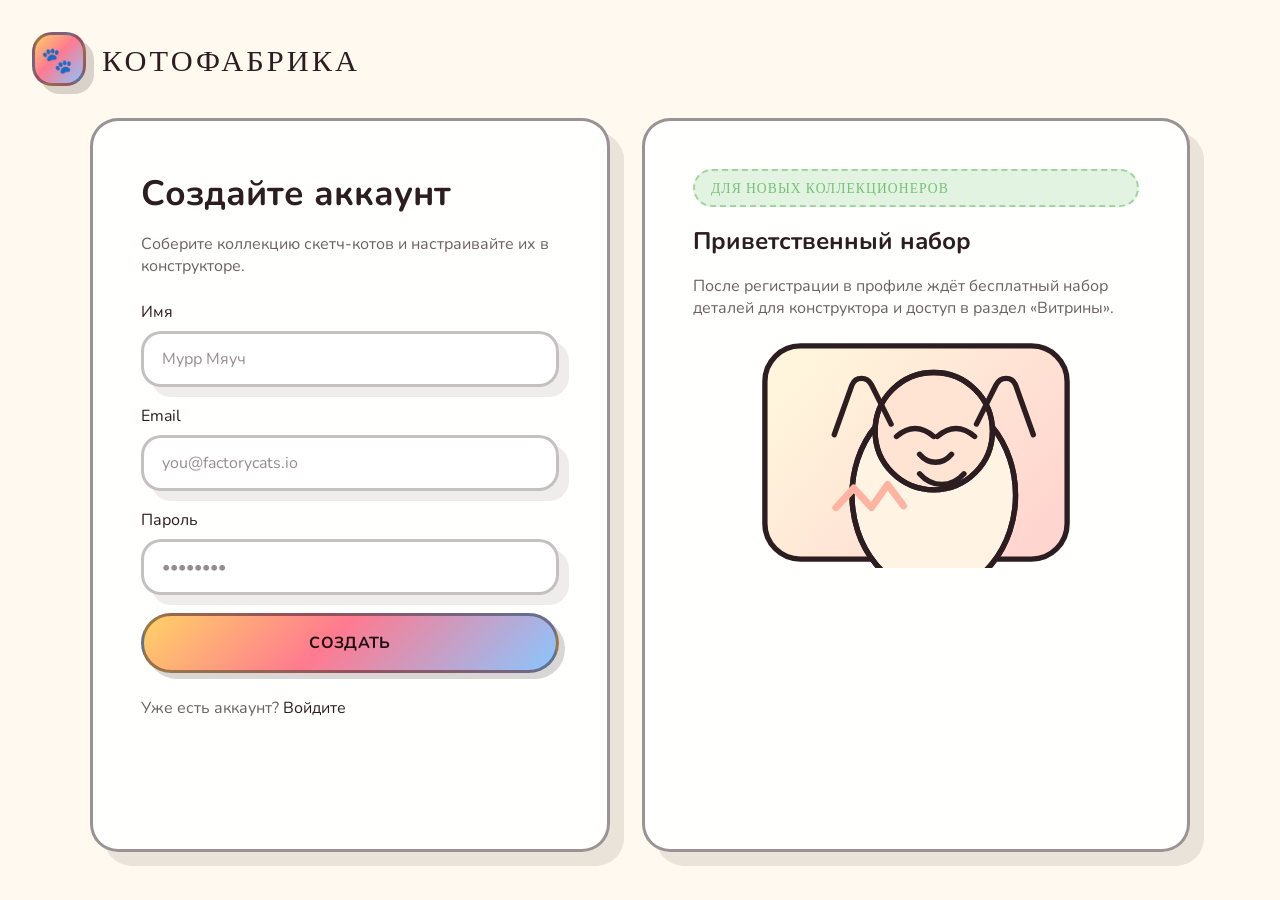
<file: register.html>
<!DOCTYPE html>
<html lang="ru">
  <head>
    <meta charset="UTF-8" />
    <meta name="viewport" content="width=device-width, initial-scale=1.0" />
    <title>Регистрация в Котофабрике</title>
    <link rel="stylesheet" href="styles/main.css" />
  </head>
  <body class="auth">
    <header class="auth__header">
      <a class="brand" href="index.html"><span class="brand-icon">🐾</span>Котофабрика</a>
    </header>
    <main class="auth__content">
      <section class="auth-card">
        <h1>Создайте аккаунт</h1>
        <p class="text-muted">Соберите коллекцию скетч-котов и настраивайте их в конструкторе.</p>
        <form class="auth-form" action="catalog.html" method="get">
          <label class="form-group">
            <span>Имя</span>
            <input id="name" name="name" type="text" placeholder="Мурр Мяуч" required />
          </label>
          <label class="form-group">
            <span>Email</span>
            <input id="reg-email" name="email" type="email" placeholder="you@factorycats.io" required />
          </label>
          <label class="form-group">
            <span>Пароль</span>
            <input id="reg-password" name="password" type="password" placeholder="••••••••" required />
          </label>
          <button class="primary-btn" type="submit">Создать</button>
        </form>
        <p class="text-muted auth__switch">
          Уже есть аккаунт?
          <a href="login.html">Войдите</a>
        </p>
      </section>
      <aside class="auth-highlight">
        <span class="badge">Для новых коллекционеров</span>
        <h2>Приветственный набор</h2>
        <p class="text-muted">
          После регистрации в профиле ждёт бесплатный набор деталей для конструктора и доступ в
          раздел «Витрины».
        </p>
        <img src="images/cat-showcase-2.svg" alt="Скетч котика" />
      </aside>
    </main>
  </body>
</html>
</file>
<file: styles/main.css>
@import url("https://fonts.googleapis.com/css2?family=Nunito:wght@400;600;700;800&family=Patrick+Hand&family=Permanent+Marker&display=swap");

:root {
  --bg: #fff9ef;
  --bg-alt: #ffe8c2;
  --bg-soft: #fff3d9;
  --panel: rgba(255, 255, 255, 0.92);
  --panel-strong: rgba(255, 247, 229, 0.95);
  --accent: #ff7a90;
  --accent-strong: #f5606c;
  --accent-soft: rgba(255, 181, 197, 0.5);
  --accent-blue: #7fb3ff;
  --accent-yellow: #ffd166;
  --accent-gradient: linear-gradient(135deg, #ffd166 0%, #ff7a90 45%, #8ac6ff 100%);
  --text: #2c1d21;
  --text-muted: rgba(44, 29, 33, 0.7);
  --success: #74c174;
  --warning: #f5b546;
  --danger: #ef6461;
  --border: rgba(44, 29, 33, 0.28);
  --border-strong: rgba(44, 29, 33, 0.48);
  --shadow-xl: 18px 18px 0 rgba(44, 29, 33, 0.12);
  --shadow-md: 14px 14px 0 rgba(44, 29, 33, 0.1);
  --shadow-sm: 10px 10px 0 rgba(44, 29, 33, 0.08);
  --radius-lg: 40px;
  --radius-md: 28px;
  --radius-sm: 20px;
  --header-height: 92px;
  --font-heading: "Permanent Marker", "Patrick Hand", cursive;
  --font-hand: "Patrick Hand", cursive;
  --font-body: "Nunito", "Inter", "Segoe UI", sans-serif;
  --transition-snap: cubic-bezier(0.25, 1.4, 0.45, 1);
}

* {
  box-sizing: border-box;
  margin: 0;
  padding: 0;
}

img {
  display: block;
  max-width: 100%;
}

html,
body {
  min-height: 100%;
  font-family: var(--font-body);
  color: var(--text);
  background: var(--bg);
  background-image: linear-gradient(
      120deg,
      rgba(255, 209, 102, 0.12) 8%,
      transparent 8%
    ),
    linear-gradient(60deg, rgba(127, 179, 255, 0.1) 12%, transparent 12%),
    repeating-linear-gradient(0deg, rgba(44, 29, 33, 0.05), rgba(44, 29, 33, 0.05) 1px, transparent 1px, transparent 42px),
    var(--bg);
  scroll-behavior: smooth;
}

body::before {
  content: "";
  position: fixed;
  inset: 0;
  background-image: radial-gradient(circle at 12% 18%, rgba(255, 181, 197, 0.35) 0, rgba(255, 181, 197, 0) 55%),
    radial-gradient(circle at 88% 24%, rgba(127, 179, 255, 0.32) 0, rgba(127, 179, 255, 0) 58%),
    radial-gradient(circle at 50% 100%, rgba(255, 209, 102, 0.22) 0, rgba(255, 209, 102, 0) 60%);
  pointer-events: none;
  z-index: -2;
}

body::after {
  content: "";
  position: fixed;
  inset: 0;
  background-image: url("data:image/svg+xml,%3Csvg width='240' height='120' viewBox='0 0 240 120' xmlns='http://www.w3.org/2000/svg'%3E%3Cpath d='M12 36c16-10 34-10 48 0s28 10 44 0 42-12 64 0 40 12 60 0' fill='none' stroke='rgba(245,181,208,0.35)' stroke-width='5' stroke-linecap='round'/%3E%3Cpath d='M28 104c14-10 28-10 42 0s30 12 50 0 40-10 58 0 36 12 52 0' fill='none' stroke='rgba(127,179,255,0.25)' stroke-width='4' stroke-linecap='round'/%3E%3C/svg%3E");
  background-size: 320px 160px;
  opacity: 0.5;
  pointer-events: none;
  z-index: -1;
  mix-blend-mode: multiply;
}

.landing {
  display: grid;
  place-items: center;
  min-height: 100vh;
}

.landing__inner {
  display: grid;
  gap: 32px;
  text-align: center;
  max-width: 520px;
  padding: 64px 48px;
  background: var(--panel-strong);
  border-radius: var(--radius-lg);
  border: 3px solid var(--border-strong);
  box-shadow: var(--shadow-xl);
}

.landing__brand h1 {
  font-family: var(--font-heading);
  font-size: 2.6rem;
  margin-bottom: 12px;
}

.landing__actions {
  display: flex;
  flex-direction: column;
  gap: 16px;
}

.landing__footer {
  font-size: 0.95rem;
  line-height: 1.5;
}

.auth {
  min-height: 100vh;
  display: grid;
  grid-template-rows: auto 1fr;
}

.auth__header {
  padding: 32px;
}

.auth__header .brand {
  display: inline-flex;
}

.auth__content {
  width: min(1100px, 92vw);
  margin: 0 auto 48px;
  display: grid;
  grid-template-columns: minmax(0, 520px) minmax(0, 1fr);
  gap: 32px;
  align-items: stretch;
}

.auth-card,
.auth-highlight {
  background: var(--panel);
  border-radius: var(--radius-md);
  border: 3px solid var(--border-strong);
  padding: 48px;
  box-shadow: var(--shadow-md);
}

.auth-card h1 {
  font-size: 2.2rem;
  margin-bottom: 16px;
}

.auth-form {
  display: grid;
  gap: 18px;
  margin-top: 24px;
}

.auth-form .form-group {
  display: grid;
  gap: 8px;
}

.auth__switch {
  margin-top: 24px;
}

.auth-highlight {
  display: grid;
  align-content: start;
  gap: 18px;
  text-align: left;
}

.auth-highlight img {
  max-width: 320px;
  width: 100%;
  justify-self: center;
}

.app-header {
  position: sticky;
  top: 0;
  z-index: 60;
  background: rgba(255, 247, 229, 0.92);
  backdrop-filter: blur(10px);
  border-bottom: 3px solid var(--border-strong);
  box-shadow: 0 12px 0 rgba(44, 29, 33, 0.08);
}

.app-header__inner {
  height: var(--header-height);
  display: grid;
  align-items: center;
  grid-template-columns: max-content 1fr max-content;
  gap: 24px;
}

.app-header__nav {
  display: flex;
  align-items: center;
  gap: 14px;
}

.app-header__link {
  font-weight: 700;
  padding: 8px 16px;
  border-radius: 999px;
  border: 2px dashed transparent;
  transition: color 0.2s ease, transform 0.2s var(--transition-snap);
  font-family: var(--font-hand);
  font-size: 0.95rem;
}

.app-header__link:hover,
.app-header__link:focus {
  transform: translateY(-2px);
  color: var(--accent-strong);
}

.app-header__link--active {
  border-color: var(--accent-strong);
  background: rgba(255, 181, 197, 0.35);
}

.app-header__actions {
  display: flex;
  align-items: center;
  gap: 10px;
}

.secondary-btn--active,
.ghost-btn--active {
  box-shadow: 10px 10px 0 rgba(44, 29, 33, 0.24);
  transform: translate(-2px, -2px);
}

.catalog-hero {
  padding: 64px 0;
}

.catalog-hero__inner {
  display: grid;
  grid-template-columns: minmax(0, 520px) minmax(0, 360px);
  gap: 40px;
  align-items: center;
}

.catalog-hero__inner img {
  width: 100%;
  max-width: 360px;
  justify-self: center;
}

.catalog-hero__actions {
  display: flex;
  flex-wrap: wrap;
  gap: 16px;
  margin-top: 24px;
}

.catalog-layout {
  display: grid;
  grid-template-columns: 280px 1fr;
  gap: 32px;
}

.catalog-sidebar {
  background: var(--panel);
  border-radius: var(--radius-md);
  border: 3px solid var(--border-strong);
  padding: 24px;
  display: grid;
  gap: 24px;
  height: fit-content;
}

.catalog-sidebar h2 {
  font-size: 1.5rem;
}

.catalog-filter {
  display: grid;
  gap: 10px;
}

.catalog-filter label {
  display: flex;
  align-items: center;
  gap: 10px;
  font-size: 0.95rem;
}

.catalog-tags {
  display: flex;
  flex-wrap: wrap;
  gap: 8px;
}

.catalog-tags a {
  font-size: 0.9rem;
  padding: 8px 14px;
  border-radius: 999px;
  background: var(--bg-soft);
  border: 2px dashed var(--border);
}

.catalog-grid {
  display: grid;
  grid-template-columns: repeat(auto-fill, minmax(260px, 1fr));
  gap: 24px;
}

.product-card {
  background: var(--panel);
  border-radius: var(--radius-md);
  border: 3px solid var(--border-strong);
  display: grid;
  gap: 18px;
  padding: 24px;
  box-shadow: var(--shadow-md);
}

.product-card img {
  width: 100%;
  border-radius: var(--radius-sm);
  border: 3px solid var(--border);
  background: var(--bg-soft);
}

.product-card__info {
  display: grid;
  gap: 12px;
}

.product-card__meta {
  display: flex;
  justify-content: space-between;
  align-items: center;
}

.boxes-grid {
  display: grid;
  gap: 28px;
}

.box-card {
  display: grid;
  grid-template-columns: 200px 1fr;
  gap: 24px;
  background: var(--panel);
  border-radius: var(--radius-md);
  border: 3px solid var(--border-strong);
  padding: 24px;
  align-items: center;
  box-shadow: var(--shadow-md);
}

.box-card img {
  width: 100%;
  border-radius: var(--radius-sm);
  border: 3px solid var(--border);
}

.box-card__content {
  display: grid;
  gap: 14px;
}

.box-card__meta {
  display: flex;
  justify-content: space-between;
  align-items: center;
}

.section-header {
  display: grid;
  gap: 12px;
  margin-bottom: 32px;
  max-width: 620px;
}

.showcase-grid {
  display: grid;
  gap: 28px;
  grid-template-columns: repeat(auto-fit, minmax(260px, 1fr));
}

@media (min-width: 960px) {
  .showcase-grid {
    grid-template-columns: repeat(3, minmax(0, 1fr));
  }
}

.showcase-profile {
  position: relative;
  display: grid;
  gap: 20px;
  padding: 28px 28px 0;
  border-radius: var(--radius-md);
  border: 3px solid var(--border-strong);
  background: linear-gradient(180deg, rgba(255, 255, 255, 0.95) 0%, rgba(255, 227, 197, 0.95) 100%);
  box-shadow: var(--shadow-md);
  overflow: hidden;
}

.showcase-profile__header {
  display: flex;
  justify-content: space-between;
  align-items: center;
  gap: 16px;
}

.showcase-profile__nickname {
  font-family: var(--font-heading);
  font-size: 1.4rem;
  color: var(--text);
}

.showcase-profile__gallery {
  display: grid;
  grid-template-columns: repeat(3, minmax(0, 1fr));
  gap: 12px;
}

.showcase-profile__gallery img {
  width: 100%;
  border-radius: 16px;
  border: 2px solid var(--border);
}

.showcase-profile__footer {
  margin-top: auto;
  margin-right: -28px;
  margin-left: -28px;
  padding: 20px 28px 28px;
  background: rgba(116, 193, 116, 0.14);
  border-top: 3px dashed rgba(116, 193, 116, 0.35);
  display: flex;
  justify-content: center;
}

.profile-layout {
  display: grid;
  grid-template-columns: 280px 1fr;
  gap: 32px;
}

.profile-summary {
  background: var(--panel);
  border-radius: var(--radius-md);
  border: 3px solid var(--border-strong);
  padding: 32px;
  display: grid;
  gap: 18px;
  height: fit-content;
}

.profile-tags {
  display: flex;
  flex-wrap: wrap;
  gap: 10px;
}

.badge--pink {
  background: rgba(255, 181, 197, 0.2);
  color: #ff4f92;
}

.badge--blue {
  background: rgba(127, 179, 255, 0.25);
  color: #4f8cff;
}

.profile-bio {
  line-height: 1.5;
}

.profile-content {
  display: grid;
  gap: 24px;
}

.profile-card {
  background: var(--panel);
  border-radius: var(--radius-md);
  border: 3px solid var(--border-strong);
  padding: 32px;
  display: grid;
  gap: 20px;
  box-shadow: var(--shadow-md);
}

.profile-card header {
  display: grid;
  gap: 6px;
}

.profile-form {
  display: grid;
  gap: 20px;
}

.profile-form .form-row {
  display: grid;
  grid-template-columns: repeat(2, minmax(0, 1fr));
  gap: 18px;
}

.profile-form label {
  display: grid;
  gap: 8px;
}

.profile-form__actions {
  display: flex;
  justify-content: flex-end;
  gap: 16px;
}

.payment-list {
  list-style: none;
  display: grid;
  gap: 14px;
}

.payment-list li {
  display: grid;
  grid-template-columns: 1fr max-content max-content;
  gap: 12px;
  align-items: center;
  padding: 14px 18px;
  border-radius: var(--radius-sm);
  border: 2px dashed var(--border);
}

.payment-list__status {
  font-size: 0.9rem;
  color: var(--accent-strong);
}

.showcase-editor {
  display: grid;
  gap: 16px;
}

.showcase-item {
  display: grid;
  grid-template-columns: 80px 1fr max-content;
  gap: 16px;
  align-items: center;
  padding: 14px 18px;
  border-radius: var(--radius-sm);
  border: 2px dashed var(--border);
}

.showcase-item img {
  width: 100%;
  border-radius: 12px;
  border: 2px solid var(--border);
}

.showcase-item.active {
  background: rgba(255, 217, 173, 0.25);
}

.favorites-gallery {
  display: grid;
  gap: 18px;
}

.favorites-card {
  display: grid;
  grid-template-columns: 120px 1fr max-content;
  gap: 16px;
  align-items: center;
  background: var(--panel);
  border-radius: var(--radius-md);
  border: 3px solid var(--border-strong);
  padding: 18px 24px;
  box-shadow: var(--shadow-sm);
}

.favorites-card img {
  width: 100%;
  border-radius: 16px;
  border: 2px solid var(--border);
}

.product-preview {
  border-radius: var(--radius-md);
  border: 3px solid var(--border-strong);
  background: var(--panel);
  padding: 32px;
  display: grid;
  place-items: center;
  box-shadow: var(--shadow-md);
}

.product-preview img {
  width: min(320px, 100%);
}

.product-thumbs {
  margin-top: 18px;
  display: flex;
  gap: 12px;
}

.product-thumbs img {
  width: 80px;
  border-radius: 12px;
  border: 2px solid var(--border);
}

.product-title {
  font-size: 2.6rem;
}

.product-description {
  margin-top: 16px;
  line-height: 1.6;
}

.product-meta {
  display: flex;
  align-items: center;
  gap: 16px;
  margin-top: 24px;
}

.product-actions {
  margin-top: 24px;
  gap: 16px;
}

.product-details ul {
  margin-top: 12px;
  display: grid;
  gap: 8px;
  padding-left: 20px;
}

.orders-list {
  display: grid;
  gap: 24px;
}

.order-card {
  background:linear-gradient(180deg, rgba(255, 255, 255, 0.95) 0%, rgba(255, 227, 197, 0.95) 100%);
  border-radius: var(--radius-md);
  border: 3px solid var(--border-strong);
  padding: 24px;
  display: grid;
  gap: 18px;
  box-shadow: var(--shadow-md);
}

.order-card footer {
  margin-top: auto;
  margin-right: -24px;
  margin-left: -24px;
  margin-bottom: -24px;
  padding: 18px 24px 24px;
  background: rgba(116, 193, 116, 0.14);
  border-top: 3px dashed rgba(116, 193, 116, 0.35);
  display: flex;
  justify-content: center;
}

.order-card header {
  display: flex;
  justify-content: space-between;
  align-items: center;
}

.order-card__body {
  display: grid;
  grid-template-columns: 100px 1fr max-content;
  gap: 18px;
  align-items: center;
}

.order-card__body img {
  width: 100%;
  border-radius: 16px;
  border: 2px solid var(--border);
}

.order-card__id {
  font-weight: 700;
  font-size: 1.05rem;
}

.order-card__status {
  font-weight: 700;
  padding: 6px 14px;
  border-radius: 999px;
  border: 2px dashed var(--border);
}

.order-card__status--done {
  color: var(--success);
  background: rgba(116, 193, 116, 0.15);
}

.order-card__status--progress {
  color: var(--warning);
  background: rgba(245, 181, 70, 0.18);
}

.order-card__status--shipped {
  color: var(--accent-blue);
  background: rgba(138, 198, 255, 0.22);
}

.order-card__price {
  font-size: 1.2rem;
  font-weight: 800;
}

.checkout-summary {
  margin-top: 24px;
  display: grid;
  gap: 12px;
}

.checkout-summary div {
  display: flex;
  justify-content: space-between;
}

.checkout-summary__total {
  font-weight: 800;
}

.builder-layout {
  display: grid;
  grid-template-columns: minmax(280px, 420px) minmax(0, 1fr);
  gap: 40px;
  align-items: start;
}

.builder-preview {
  display: grid;
  gap: 18px;
  position: sticky;
  top: calc(var(--header-height) + 32px);
  align-self: start;
}

.builder-title {
  font-size: clamp(2rem, 1.6vw + 1.6rem, 2.5rem);
  line-height: 1.15;
}

.builder-description {
  font-size: 1.05rem;
  line-height: 1.6;
}

.builder-stage {
  width: 100%;
  margin: 0;
  display: grid;
  justify-items: center;
}

.builder-stage__frame {
  width: 100%;
  max-width: 420px;
  aspect-ratio: 7 / 8;
  background: rgba(255, 247, 229, 0.88);
  border-radius: var(--radius-lg);
  border: 3px solid var(--border-strong);
  box-shadow: var(--shadow-md);
  display: grid;
  place-items: center;
  padding: 18px;
  overflow: hidden;
  max-height: min(70vh, 520px);
}

.builder-canvas {
  width: 100%;
  height: 100%;
  max-height: 100%;
  color: var(--text);
}

.builder-controls {
  display: grid;
  gap: 24px;
}

.builder-group {
  display: grid;
  gap: 10px;
  background: var(--panel);
  border-radius: var(--radius-md);
  border: 3px solid var(--border-strong);
  padding: 20px;
  box-shadow: var(--shadow-sm);
}

.builder-group legend {
  font-weight: 800;
  margin-bottom: 10px;
  font-family: var(--font-hand);
  font-size: 1.2rem;
}

.builder-group label {
  display: flex;
  align-items: center;
  gap: 10px;
  font-size: 0.97rem;
}

.builder-summary {
  background: var(--panel);
  border-radius: var(--radius-md);
  border: 3px solid var(--border-strong);
  padding: 24px;
  display: grid;
  gap: 12px;
  box-shadow: var(--shadow-sm);
}

.small-message {
  background: var(--panel);
  border-radius: var(--radius-md);
  border: 3px solid var(--border-strong);
  padding: 48px;
  box-shadow: var(--shadow-md);
  display: grid;
  gap: 12px;
  text-align: center;
}

@media (max-width: 1024px) {
  .catalog-layout,
  .profile-layout,
  .builder-layout,
  .box-card {
    grid-template-columns: 1fr;
  }

  .builder-preview {
    position: static;
  }

  .builder-stage__frame {
    max-height: none;
  }

  .app-header__inner {
    grid-template-columns: 1fr;
    gap: 18px;
    padding: 18px 0 24px;
  }

  .app-header__actions {
    justify-content: flex-start;
    flex-wrap: wrap;
  }

  .catalog-hero__inner {
    grid-template-columns: 1fr;
  }

  .auth__content {
    grid-template-columns: 1fr;
  }
}

@media (max-width: 720px) {
  .favorites-card,
  .order-card__body,
  .showcase-item {
    grid-template-columns: 1fr;
    text-align: center;
  }

  .builder-stage {
    width: 100%;
  }

  .builder-stage__frame {
    padding: 12px;
  }

  .catalog-sidebar {
    position: sticky;
    top: 120px;
  }
}

a {
  text-decoration: none;
  color: var(--text);
}

a:hover {
  color: var(--accent-strong);
}

button {
  font: inherit;
  cursor: pointer;
  border: none;
  background: none;
}

input,
textarea,
select {
  font: inherit;
  color: var(--text);
  border: 3px solid var(--border);
  border-radius: var(--radius-sm);
  padding: 14px 18px;
  background: var(--panel);
  box-shadow: var(--shadow-sm);
  transition: border-color 0.2s ease, box-shadow 0.25s var(--transition-snap);
}

input:focus,
textarea:focus,
select:focus {
  outline: none;
  border-color: var(--accent-strong);
  box-shadow: 10px 10px 0 rgba(255, 122, 144, 0.2);
}

::placeholder {
  color: rgba(44, 29, 33, 0.5);
}

.container {
  width: min(1180px, 94vw);
  margin: 0 auto;
  position: relative;
  z-index: 1;
  padding: 0 12px;
}

.text-muted {
  color: var(--text-muted);
}

.primary-btn,
.secondary-btn,
.ghost-btn {
  display: inline-flex;
  align-items: center;
  justify-content: center;
  gap: 10px;
  font-weight: 700;
  letter-spacing: 0.02em;
  border-radius: 999px;
  padding: 16px 28px;
  border: 3px solid var(--border-strong);
  box-shadow: 6px 6px 0 rgba(44, 29, 33, 0.18);
  transition: transform 0.2s var(--transition-snap), box-shadow 0.2s var(--transition-snap), background 0.2s ease;
}

.primary-btn {
  background: var(--accent-gradient);
  color: #1f0f12;
  text-transform: uppercase;
}

.primary-btn:hover {
  transform: translate(-3px, -3px) rotate(-1deg);
  box-shadow: 10px 10px 0 rgba(44, 29, 33, 0.2);
}

.secondary-btn {
  background: var(--bg-alt);
  color: var(--text);
}

.secondary-btn:hover {
  background: var(--bg-soft);
  transform: translate(-2px, -2px) rotate(-0.6deg);
}

.ghost-btn {
  width: 54px;
  height: 54px;
  padding: 0;
  border-radius: 18px;
  background: var(--bg-soft);
  font-size: 1.2rem;
}

.ghost-btn:hover {
  transform: translate(-2px, -2px) rotate(4deg);
  box-shadow: 8px 8px 0 rgba(44, 29, 33, 0.2);
}

.tag {
  display: inline-flex;
  align-items: center;
  gap: 10px;
  padding: 12px 20px;
  border-radius: 999px;
  font-family: var(--font-hand);
  font-size: 1.05rem;
  background: var(--accent-soft);
  border: 2px dashed var(--accent-strong);
  box-shadow: 6px 6px 0 rgba(44, 29, 33, 0.12);
}

header.site-header {
  position: sticky;
  top: 0;
  z-index: 50;
  background: rgba(255, 247, 229, 0.88);
  backdrop-filter: blur(6px);
  border-bottom: 3px solid var(--border-strong);
  box-shadow: 0 10px 0 rgba(44, 29, 33, 0.1);
}

header .header-inner {
  height: var(--header-height);
  display: grid;
  align-items: center;
  grid-template-columns: max-content 1fr max-content;
  gap: 28px;
}

.brand {
  display: flex;
  align-items: center;
  gap: 16px;
  font-family: var(--font-heading);
  font-size: 1.9rem;
  text-transform: uppercase;
  letter-spacing: 0.1em;
  color: var(--text);
}

.brand-icon {
  width: 54px;
  height: 54px;
  border-radius: 20px;
  background: var(--accent-gradient);
  display: grid;
  place-items: center;
  color: #1f0f12;
  font-size: 1.6rem;
  border: 3px solid var(--border-strong);
  box-shadow: 8px 8px 0 rgba(44, 29, 33, 0.18);
}

.search-bar {
  display: flex;
  align-items: center;
  gap: 14px;
  background: var(--panel);
  border-radius: 999px;
  padding: 10px 18px;
  border: 3px solid var(--border);
  box-shadow: var(--shadow-sm);
  color: var(--border-strong);
  width: clamp(180px, 22vw, 240px);
}

.search-bar input {
  border: none;
  background: transparent;
  outline: none;
  width: 100%;
  font-size: 1rem;
  color: var(--text);
}

.nav-actions {
  display: flex;
  align-items: center;
  gap: 16px;
}

.catalog-toggle {
  position: relative;
}

.catalog-menu {
  position: absolute;
  top: calc(100% + 16px);
  left: 0;
  width: 320px;
  background: var(--panel-strong);
  border-radius: var(--radius-md);
  border: 3px solid var(--border-strong);
  box-shadow: var(--shadow-md);
  padding: 20px;
  display: none;
  flex-direction: column;
  gap: 14px;
}

.catalog-toggle.open .catalog-menu {
  display: flex;
  animation: popIn 0.2s var(--transition-snap);
}

.catalog-menu a {
  padding: 12px 16px;
  border-radius: var(--radius-sm);
  background: rgba(255, 217, 173, 0.5);
  border: 2px dashed rgba(44, 29, 33, 0.3);
  font-family: var(--font-hand);
  font-size: 1.05rem;
  transition: transform 0.2s var(--transition-snap), background 0.2s ease;
}

.catalog-menu a:hover {
  transform: translateX(6px);
  background: rgba(255, 181, 197, 0.6);
}

.hero {
  padding: 100px 0 80px;
  position: relative;
}

.hero::before {
  content: "";
  position: absolute;
  inset: 60px 0 -40px 0;
  background: linear-gradient(120deg, rgba(255, 217, 173, 0.6), rgba(255, 181, 197, 0.35));
  filter: blur(120px);
  z-index: 0;
  opacity: 0.7;
}

.hero-grid {
  position: relative;
  display: grid;
  grid-template-columns: 1.2fr 1fr;
  align-items: center;
  gap: 60px;
  z-index: 1;
}

.hero-content {
  display: flex;
  flex-direction: column;
  gap: 24px;
}

.hero-content h1 {
  font-size: clamp(2.8rem, 5vw, 4rem);
  line-height: 1.05;
  font-family: var(--font-heading);
  letter-spacing: 0.06em;
  text-transform: uppercase;
  text-shadow: 4px 4px 0 rgba(44, 29, 33, 0.12);
}

.hero-description {
  max-width: 520px;
  font-size: 1.12rem;
  line-height: 1.6;
}

.hero-actions {
  display: flex;
  gap: 18px;
  flex-wrap: wrap;
  align-items: center;
}

.hero-illustration {
  position: relative;
  display: grid;
  place-items: center;
}

.hero-illustration::after {
  content: "";
  position: absolute;
  inset: -30px -20px -40px -20px;
  border: 3px solid rgba(44, 29, 33, 0.22);
  border-radius: var(--radius-lg);
  transform: rotate(-3deg);
  background: rgba(255, 255, 255, 0.6);
  z-index: 0;
}

.cat-card {
  position: relative;
  width: 100%;
  max-width: 420px;
  aspect-ratio: 1;
  border-radius: var(--radius-lg);
  overflow: hidden;
  border: 4px solid var(--border-strong);
  background: linear-gradient(135deg, rgba(255, 217, 173, 0.65), rgba(255, 181, 197, 0.45));
  box-shadow: var(--shadow-xl);
  transform: rotate(2deg);
}

.cat-card::before {
  content: "";
  position: absolute;
  inset: 24px 32px 32px 24px;
  border: 2px dashed rgba(44, 29, 33, 0.4);
  border-radius: calc(var(--radius-lg) - 24px);
  pointer-events: none;
}

.cat-card img {
  width: 88%;
  object-fit: contain;
  position: relative;
  margin: 0 auto;
  filter: drop-shadow(12px 16px 0 rgba(44, 29, 33, 0.18));
  z-index: 1;
}

.section {
  padding: 80px 0;
  position: relative;
}

.section h2 {
  font-size: clamp(2.2rem, 4vw, 3.2rem);
  margin-top: 18px;
  margin-bottom: 36px;
  font-family: var(--font-heading);
  letter-spacing: 0.05em;
  text-transform: uppercase;
}

.split-layout {
  display: grid;
  grid-template-columns: repeat(2, minmax(0, 1fr));
  gap: 40px;
  align-items: start;
}

.cards-grid {
  display: grid;
  gap: 26px;
  grid-template-columns: repeat(auto-fit, minmax(240px, 1fr));
}

.catalog-card,
.panel,
.screenshot-frame {
  position: relative;
  border-radius: var(--radius-md);
  background: var(--panel);
  border: 3px solid var(--border);
  box-shadow: var(--shadow-md);
  padding: 28px;
  display: flex;
  flex-direction: column;
  gap: 20px;
}

.catalog-card {
  transition: transform 0.25s var(--transition-snap), box-shadow 0.25s var(--transition-snap);
}

.catalog-card::after,
.panel::after,
.screenshot-frame::after {
  content: "";
  position: absolute;
  inset: 14px 18px;
  border: 2px dashed rgba(44, 29, 33, 0.25);
  border-radius: calc(var(--radius-md) - 16px);
  pointer-events: none;
}

.catalog-card .preview {
  height: 160px;
  border-radius: var(--radius-sm);
  background: repeating-linear-gradient(-45deg, rgba(255, 209, 102, 0.35) 0 12px, rgba(255, 181, 197, 0.35) 12px 24px);
  display: grid;
  place-items: center;
  font-size: 1.6rem;
  font-family: var(--font-hand);
  color: var(--text);
  border: 3px solid rgba(44, 29, 33, 0.3);
  box-shadow: 8px 8px 0 rgba(44, 29, 33, 0.12);
  text-transform: uppercase;
  letter-spacing: 0.1em;
}

.catalog-card p {
  color: var(--text-muted);
  line-height: 1.6;
  font-size: 0.98rem;
}

.catalog-card .meta {
  display: flex;
  justify-content: space-between;
  align-items: center;
  margin-top: auto;
  gap: 12px;
}

.catalog-card .meta span {
  font-weight: 700;
  font-size: 1.1rem;
}

.catalog-card .meta button,
.catalog-card .meta a {
  padding: 12px 20px;
  border-radius: 999px;
  border: 3px solid var(--border-strong);
  background: rgba(127, 179, 255, 0.25);
  font-weight: 700;
  transition: transform 0.2s var(--transition-snap), background 0.2s ease;
}

.catalog-card .meta button:hover,
.catalog-card .meta a:hover {
  transform: translate(-2px, -2px) rotate(-2deg);
  background: rgba(127, 179, 255, 0.45);
}

.catalog-card:hover {
  transform: translate(-6px, -6px) rotate(-1.4deg);
  box-shadow: 18px 18px 0 rgba(44, 29, 33, 0.12);
}

.showcase-slider {
  display: grid;
  grid-auto-flow: column;
  grid-auto-columns: minmax(220px, 1fr);
  gap: 22px;
  overflow-x: auto;
  padding-bottom: 12px;
}

.showcase-slider.is-grabbing {
  cursor: grabbing;
}

.showcase-card {
  border-radius: var(--radius-sm);
  border: 3px solid var(--border);
  background: var(--panel);
  padding: 18px;
  display: grid;
  gap: 12px;
  min-height: 180px;
  box-shadow: 8px 8px 0 rgba(44, 29, 33, 0.12);
}

.showcase-card .preview {
  height: 120px;
  border-radius: var(--radius-sm);
  background: repeating-linear-gradient(120deg, rgba(127, 179, 255, 0.35) 0 14px, rgba(255, 181, 197, 0.3) 14px 28px);
  border: 2px dashed rgba(44, 29, 33, 0.25);
}

.panel h3 {
  font-size: 1.6rem;
  font-family: var(--font-heading);
  letter-spacing: 0.05em;
  text-transform: uppercase;
}

.panel p {
  color: var(--text-muted);
  line-height: 1.6;
}

.multi-step {
  display: grid;
  gap: 20px;
}

.form-group {
  display: grid;
  gap: 10px;
}

.form-group label {
  font-weight: 700;
  font-family: var(--font-hand);
  font-size: 1.05rem;
}

textarea {
  resize: vertical;
  min-height: 140px;
}

.checkout-list {
  display: grid;
  gap: 18px;
}

.checkout-item {
  display: grid;
  grid-template-columns: auto 1fr auto;
  gap: 18px;
  align-items: center;
  padding: 18px;
  border-radius: var(--radius-sm);
  border: 3px solid var(--border);
  background: var(--panel-strong);
  box-shadow: 8px 8px 0 rgba(44, 29, 33, 0.1);
}

.checkout-thumb {
  width: 60px;
  height: 60px;
  border-radius: 18px;
  border: 3px dashed rgba(44, 29, 33, 0.3);
  background: repeating-linear-gradient(45deg, rgba(255, 217, 173, 0.6) 0 12px, rgba(255, 181, 197, 0.6) 12px 24px);
}

.checkout-item .remove-btn {
  width: 38px;
  height: 38px;
  border-radius: 14px;
  background: rgba(239, 100, 97, 0.18);
  border: 2px solid rgba(239, 100, 97, 0.5);
  font-weight: 700;
}

.checkout-item .remove-btn:hover {
  background: rgba(239, 100, 97, 0.3);
  transform: translateY(-2px);
}

.comparison-grid {
  display: grid;
  gap: 32px;
  grid-template-columns: repeat(auto-fit, minmax(280px, 1fr));
}

.badge {
  display: inline-flex;
  align-items: center;
  gap: 8px;
  padding: 8px 16px;
  border-radius: 999px;
  font-size: 0.85rem;
  letter-spacing: 0.08em;
  text-transform: uppercase;
  background: rgba(116, 193, 116, 0.2);
  color: var(--success);
  border: 2px dashed rgba(116, 193, 116, 0.6);
  font-family: var(--font-hand);
}

.price-tag {
  display: inline-flex;
  align-items: center;
  gap: 8px;
  padding: 10px 18px;
  border-radius: 999px;
  border: 3px solid var(--border-strong);
  background: rgba(255, 217, 173, 0.55);
  font-weight: 700;
}

.tabs {
  display: flex;
  flex-wrap: wrap;
  gap: 16px;
}

.tabs button {
  padding: 12px 22px;
  border-radius: 999px;
  border: 3px solid rgba(44, 29, 33, 0.32);
  background: rgba(255, 247, 229, 0.8);
  font-weight: 700;
  color: var(--text-muted);
  transition: transform 0.2s var(--transition-snap), background 0.2s ease;
}

.tabs button.active {
  color: var(--text);
  background: rgba(255, 181, 197, 0.55);
  transform: translate(-2px, -2px);
}

.stepper,
.multi-step .step {
  display: flex;
  align-items: center;
  gap: 12px;
}

.stepper {
  flex-direction: column;
  align-items: flex-start;
  gap: 14px;
}

.step {
  padding: 12px 18px;
  border-radius: var(--radius-sm);
  border: 3px solid rgba(44, 29, 33, 0.28);
  background: rgba(255, 247, 229, 0.7);
  font-weight: 700;
}

.step.active {
  background: rgba(127, 179, 255, 0.35);
  border-color: rgba(127, 179, 255, 0.6);
}

.profile-header {
  display: grid;
  grid-template-columns: auto 1fr;
  gap: 32px;
  align-items: center;
}

.avatar-frame {
  width: 160px;
  height: 160px;
  border-radius: 44px;
  border: 4px solid var(--border-strong);
  background: repeating-linear-gradient(135deg, rgba(127, 179, 255, 0.35) 0 14px, rgba(255, 181, 197, 0.3) 14px 28px);
  display: grid;
  place-items: center;
  font-size: 2rem;
  font-weight: 800;
  box-shadow: var(--shadow-sm);
}

.profile-info {
  display: grid;
  gap: 12px;
}

.profile-actions {
  display: flex;
  gap: 12px;
  flex-wrap: wrap;
}

.footer-grid {
  display: grid;
  gap: 40px;
  grid-template-columns: repeat(auto-fit, minmax(220px, 1fr));
  padding: 60px 0 40px;
}

footer {
  margin-top: 80px;
  background: rgba(255, 229, 196, 0.8);
  border-top: 3px solid var(--border-strong);
  box-shadow: 0 -10px 0 rgba(44, 29, 33, 0.08);
}

.footer-links {
  display: grid;
  gap: 8px;
}

.footer-links a {
  color: var(--text-muted);
}

.footer-links a:hover {
  color: var(--accent-strong);
}

.footer-socials {
  display: flex;
  gap: 14px;
  font-size: 1.4rem;
}

.footer-socials a {
  width: 48px;
  height: 48px;
  border-radius: 16px;
  border: 3px solid var(--border-strong);
  background: var(--panel);
  display: grid;
  place-items: center;
  transition: transform 0.2s var(--transition-snap);
}

.footer-socials a:hover {
  transform: translate(-2px, -2px) rotate(-6deg);
}

.otp-inputs {
  display: flex;
  gap: 16px;
}

.otp-inputs input {
  width: 70px;
  height: 70px;
  text-align: center;
  font-size: 1.8rem;
  font-weight: 700;
}

.order-status {
  display: inline-flex;
  align-items: center;
  gap: 8px;
  padding: 8px 14px;
  border-radius: 999px;
  border: 2px dashed rgba(44, 29, 33, 0.3);
  background: rgba(127, 179, 255, 0.35);
  font-weight: 700;
}

.screenshot-frame {
  gap: 18px;
  background: rgba(255, 255, 255, 0.95);
}

.screenshot-frame button {
  align-self: flex-start;
}

.section + .section {
  border-top: 3px dashed rgba(44, 29, 33, 0.18);
}

@keyframes popIn {
  from {
    opacity: 0;
    transform: translateY(12px) scale(0.96);
  }
  to {
    opacity: 1;
    transform: translateY(0) scale(1);
  }
}

@media (max-width: 1080px) {
  header .header-inner {
    grid-template-columns: 1fr;
    justify-items: center;
    text-align: center;
  }

  .search-bar {
    width: 100%;
  }

  .nav-actions {
    justify-content: center;
  }

  .hero-grid {
    grid-template-columns: 1fr;
    text-align: center;
  }

  .hero-content {
    align-items: center;
  }

  .hero-actions {
    justify-content: center;
  }

  .split-layout {
    grid-template-columns: 1fr;
  }
}

@media (max-width: 720px) {
  :root {
    --header-height: 110px;
  }

  body::after {
    background-size: 220px 120px;
  }

  .container {
    width: min(96vw, 560px);
  }

  header .header-inner {
    gap: 18px;
  }

  .hero {
    padding: 80px 0 60px;
  }

  .hero-content h1 {
    font-size: clamp(2.4rem, 8vw, 3.4rem);
  }

  .cat-card {
    max-width: 320px;
  }

  .section {
    padding: 60px 0;
  }

  .otp-inputs {
    gap: 12px;
  }

  .otp-inputs input {
    width: 58px;
    height: 58px;
    font-size: 1.6rem;
  }
}

@media (prefers-reduced-motion: reduce) {
  *,
  *::before,
  *::after {
    animation-duration: 0.01ms !important;
    animation-iteration-count: 1 !important;
    transition-duration: 0.01ms !important;
    scroll-behavior: auto !important;
  }
}
</file>
